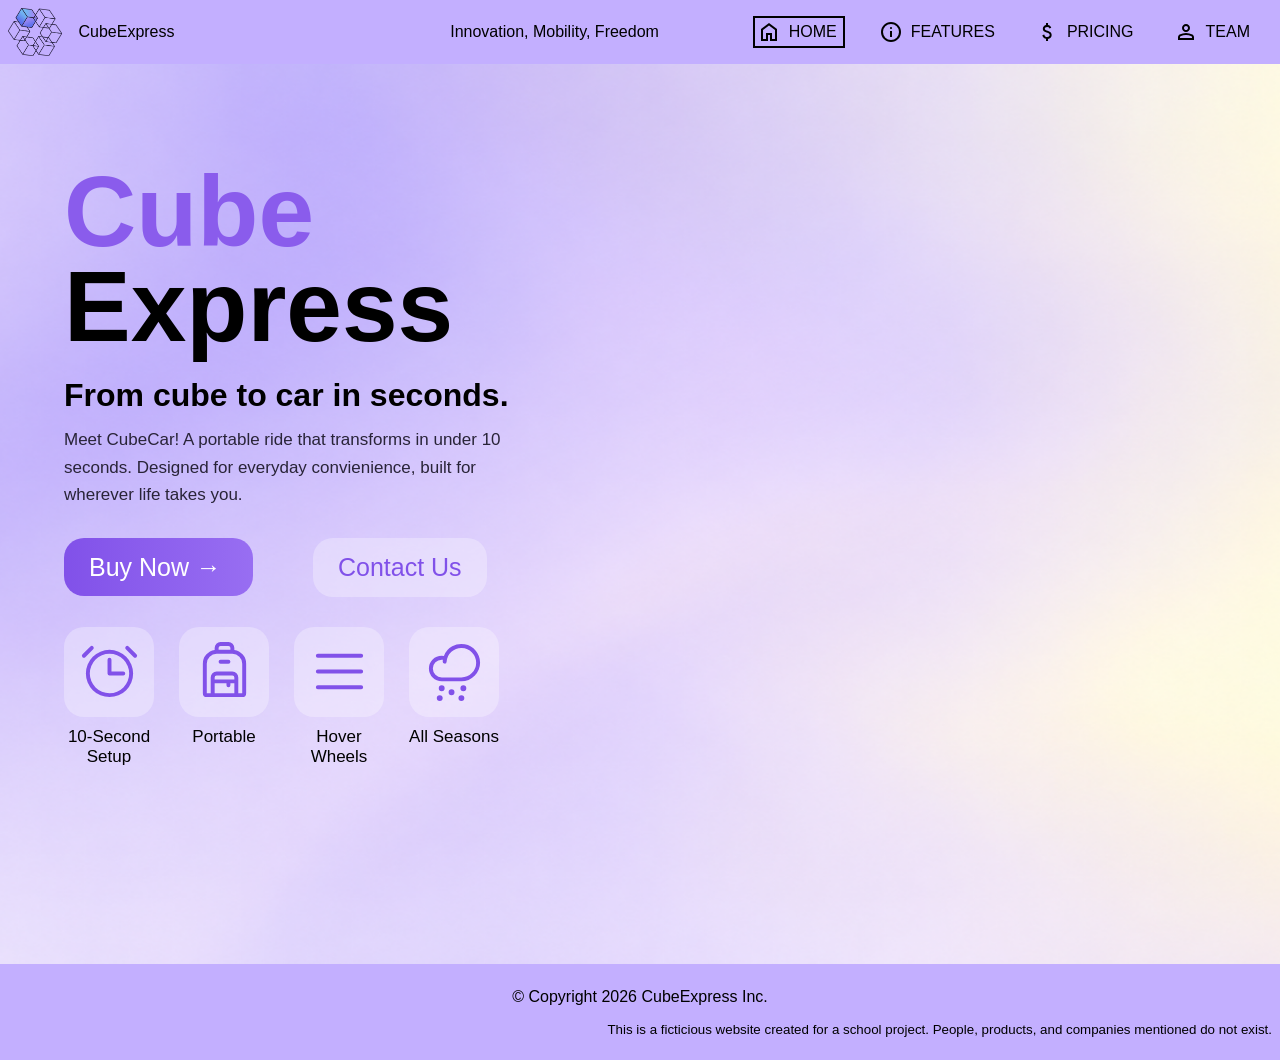
<file: index.html>
<!-- Made By: Christina -->
<!-- 
This is the home page for CubeExpress, 
It has the background image, 
the title, the description, 
the buttons, the four feature boxes, 
and the 3D model. 
-->

<!DOCTYPE html>
<html lang="en">
<script type="module" src="https://cdn.spline.design/@splinetool/viewer@2.0.98/build/spline-viewer.webgpu.js"></script>
<head>
    <meta charset="UTF-8">
    <link rel="stylesheet" href="style.css" />
    <link rel="stylesheet" href="home.css">
    <meta name="viewport" content="width=device-width, initial-scale=1.0">
    <title>CubeExpress - Home Page</title>
</head>
<body>
    <header>
        <a href="index.html" class="logo-holder">
            <img src="img/logo-icon.png" alt="CubeExpress Logo" />
            <span>CubeExpress</span>
        </a>
        <span class="motto">Innovation, Mobility, Freedom</span>
        <nav>
            <a href="index.html" class="current"><img src="img/home.svg" /><span>HOME</span></a>
            <a href="features.html"><img src="img/info.svg"><span>FEATURES</span></a>
            <a href="pricing.html"><img src="img/money.svg"><span>PRICING</span></a>
            <a href="team.html"><img src="img/person.svg"><span>TEAM</span></a>
        </nav>
        
    </header>
    <main>

<!-- This is the title, description and the background image -->
    <div class="image-container"> 
        <img src="img/Dreamy Lavender Cream Gradient.png" alt="Image">
        
        <div class="content">

        <h1 class="cubeexpress">
            <span>Cube</span>
            <span>Express</span>
        </h1>
        
        <div class="description">
            <h2>From cube to car in seconds.</h2>

            <p>
                Meet CubeCar! A portable ride that transforms 
                in under 10 seconds. Designed for everyday 
                convienience, built for wherever life takes you.
            </p>

        </div>

<!-- These are the buttons -->

    <a href="pricing.html" class="button">
        Buy Now → 
    </a>

    <!-- This button ships the user to the contact us page -->  
    <button type="button" class="button1" id="contactBtn">
        Contact Us
    </button>

<!-- These are for the square and the text under them -->
<div class="squares-container">

    <div class="feature">
        <div class="square">
            <img src="img/10Secs.svg" alt="10-Second Setup">
        </div>
        <p>10-Second Setup</p>
    </div>

    <div class="feature">
        <div class="square">
            <img src="img/Portable.svg" alt="Portable">
        </div>
        <p>Portable</p>
    </div>

    <div class="feature">
        <div class="square">
            <img src="img/HoverWheels.svg" alt="Hover Wheels">
        </div>
        <p>Hover Wheels</p>
    </div>

    <div class="feature">
        <div class="square">
            <img src="img/AllSeasons.svg" alt="All Seasons">
        </div>
        <p>All Seasons</p>
    </div>

</div>

        </div>

        <!-- This the 3D Model Container -->
        <div class="spline-container">
            <spline-viewer
                loading="fast"
                url="https://prod.spline.design/xxV0dhOcbFnOfdZ4/scene.splinecode">
            </spline-viewer>
        </div>

    </div>
    </main>

        <!-- Contact Us Popup -->
        <div class="contact-overlay" id="contactModal">

            <div class="contact-container">

                <!-- Close button -->
                <button type="button" class="close-btn" id="closeContact"
                        aria-label="Close contact form">
                    &times;
                </button>

                <h1>Contact Us</h1>

<!--------------Charifa code starts here--------------------------------------------------->
                <form action="https://formspree.io/f/xaeqgjwe" method="POST">

                    <!-- Full name -->
                    <div class="form-group">
                        <label>Full name <span class="required">*</span></label>
                        <div class="name-row">
                            <div class="input-wrapper">
                                <input type="text" name="firstname" required>
                                <span class="sub-label">First</span>
                            </div>
                            <div class="input-wrapper">
                                <input type="text" name="lastname" required>
                                <span class="sub-label">Last</span>
                            </div>
                        </div>
                    </div>

                    <!-- Email -->
                    <div class="form-group">
                        <label>Email <span class="required">*</span></label>
                        <input type="email" name="email" required>
                    </div>

                    <!-- Message -->
                    <div class="form-group">
                        <label>Leave us a few words <span class="required">*</span> </label>
                        <textarea name="message" placeholder="Your message"required></textarea>
                    </div>

                    <button type="submit" class="submit-btn"> Submit </button>
                </form>
            </div>
        </div>

        <!----------------Charif code stops here-->
    <footer>
        <p class="copyright">© Copyright 2026 CubeExpress Inc.</p>
        <p class="disclaimer">This is a ficticious website created for a school project. People, products, and companies mentioned do not exist.</p>
    </footer>

    <!-- JavaScript opens and closes the contact form -->
    <script src="script.js"></script> 
</body>
</html>
</file>
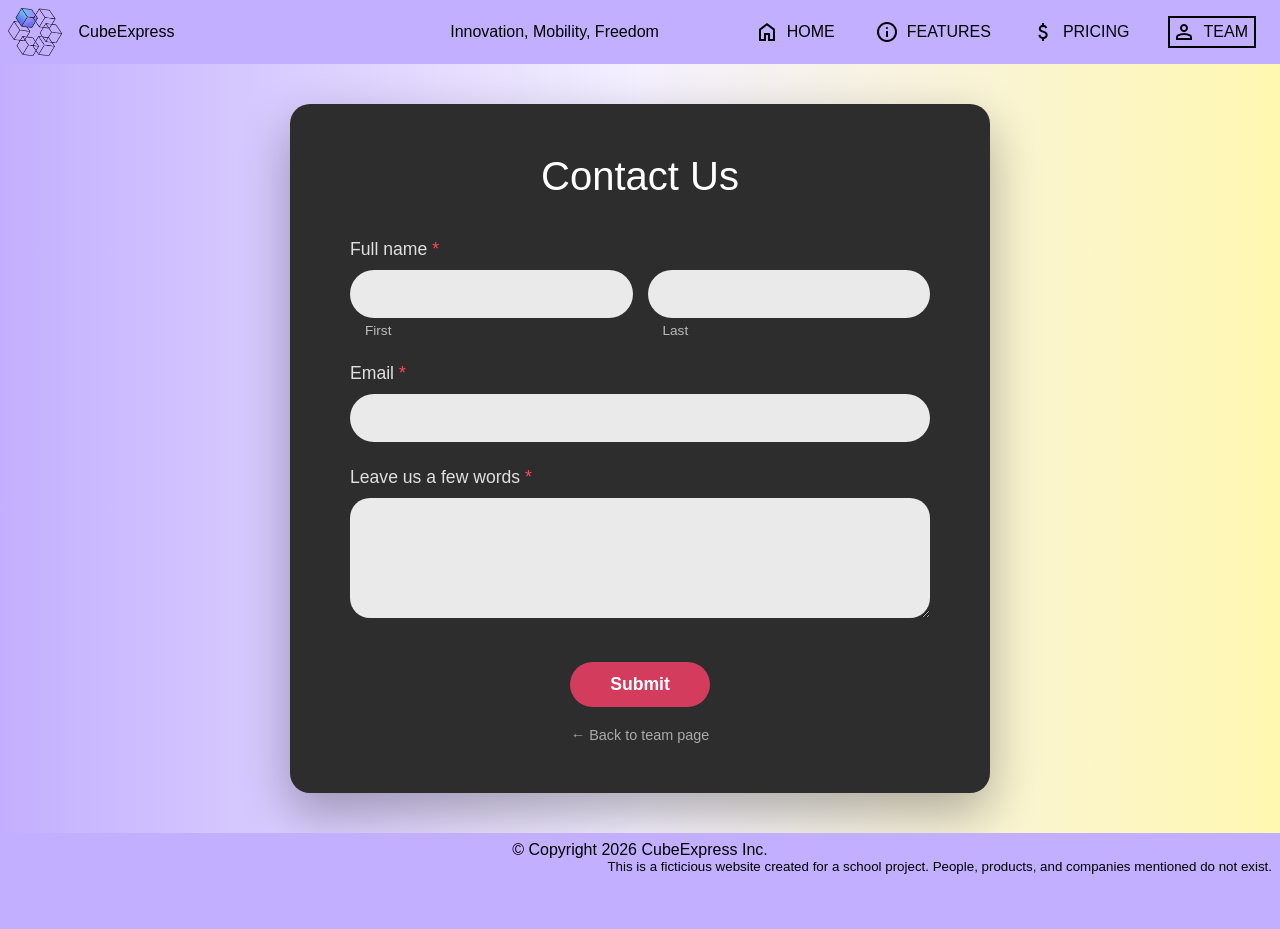
<file: contact.html>
<!DOCTYPE html>
<html lang="fr">
<head>
    <meta charset="UTF-8">
    <meta name="viewport" content="width=device-width, initial-scale=1.0">
    <title>CubeExpress - Contact Us</title>
    <link rel="stylesheet" href="style.css">
    <style>
        /* --- Styles Globaux --- */
        * {
            box-sizing: border-box;
            margin: 0;
            padding: 0;
        }

        /* --- Le Background coloré (comme la page Team) --- */
        main {
            display: flex;
            justify-content: center;
            align-items: center;
            background:  linear-gradient(90deg, #C3AFFF 0%, #F4F0FF 50%, #FFF8B0 100%); 
            padding: 40px 20px;
        }

        /* --- Le conteneur sombre --- */
        .contact-container {
            background-color: #2d2d2d; /* Gris très foncé */
            border-radius: 20px;
            padding: 50px 60px;
            width: 100%;
            max-width: 700px;
            box-shadow: 0 20px 50px rgba(0, 0, 0, 0.3);
            color: #ffffff;
        }

        .contact-container h1 {
            text-align: center;
            font-size: 2.5rem;
            font-weight: 400;
            margin-bottom: 40px;
        }

        /* --- Styles du formulaire --- */
        .form-group {
            margin-bottom: 25px;
        }

        label {
            display: block;
            font-size: 1.1rem;
            margin-bottom: 10px;
            color: #e0e0e0;
        }

        .required {
            color: #ff4757; /* L'étoile rouge */
        }

        /* Conteneur pour le nom (Prénom et Nom côte à côte) */
        .name-row {
            display: flex;
            gap: 15px;
        }

        .input-wrapper {
            flex: 1;
            display: flex;
            flex-direction: column;
        }

        /* --- Les champs de texte --- */
        input[type="text"],
        input[type="email"],
        textarea {
            width: 100%;
            padding: 15px 20px;
            border: none;
            border-radius: 25px; /* Bords très arrondis */
            background-color: #eaeaea; /* Gris clair */
            font-size: 1rem;
            color: #333;
            outline: none;
            transition: box-shadow 0.3s ease;
        }

        input:focus, textarea:focus {
            box-shadow: 0 0 0 3px rgba(255, 255, 255, 0.2);
        }

        textarea {
            border-radius: 20px;
            resize: vertical; /* Permet de tirer pour agrandir */
            min-height: 120px;
        }

        /* --- Petits textes sous les champs --- */
        .sub-label {
            font-size: 0.85rem;
            color: #bbb;
            margin-top: 5px;
            margin-left: 15px;
        }

        /* --- Le bouton Submit --- */
        .submit-btn {
            display: block;
            margin: 40px auto 20px auto;
            padding: 12px 40px;
            background-color: #d33c5c; /* Le rose/rouge du bouton */
            color: white;
            border: none;
            border-radius: 30px;
            font-size: 1.1rem;
            font-weight: 600;
            cursor: pointer;
            transition: background-color 0.3s ease, transform 0.2s ease;
        }

        .submit-btn:hover {
            background-color: #b02a46;
            transform: scale(1.05);
        }

        /* --- Bouton retour à l'équipe --- */
        .back-link {
            display: block;
            text-align: center;
            color: #aaa;
            text-decoration: none;
            font-size: 0.9rem;
            margin-top: 20px;
            transition: color 0.3s;
        }

        .back-link:hover {
            color: #fff;
        }

        /* --- Responsive (Mobile) --- */
        @media (max-width: 600px) {
            .contact-container {
                padding: 30px 20px;
            }
            .name-row {
                flex-direction: column;
                gap: 0;
            }
            .input-wrapper {
                margin-bottom: 15px;
            }
        }
    </style>
</head>
<body>
    <header>
        <a href="index.html" class="logo-holder">
            <img src="img/logo-icon.png" alt="CubeExpress Logo" />
            <span>CubeExpress</span>
        </a>
        <span class="motto">Innovation, Mobility, Freedom</span>
        <nav>
            <a href="index.html""><img src="img/home.svg" /><span>HOME</span></a>
            <a href="features.html"><img src="img/info.svg"><span>FEATURES</span></a>
            <a href="pricing.html"><img src="img/money.svg"><span>PRICING</span></a>
            <a href="team.html" class="current"><img src="img/person.svg"><span>TEAM</span></a>
        </nav>
    </header>
    <main>
        <div class="contact-container">
            <h1>Contact Us</h1>

            <form action="https://formspree.io/f/xaeqgjwe" method="POST">
                <!-- Champ Nom -->
                <div class="form-group">
                    <label>Full name <span class="required">*</span></label>
                    <div class="name-row">
                        <div class="input-wrapper">
                            <input type="text" name="firstname" required>
                            <span class="sub-label">First</span>
                        </div>
                        <div class="input-wrapper">
                            <input type="text" name="lastname" required>
                            <span class="sub-label">Last</span>
                        </div>
                    </div>
                </div>

                <!-- Champ Email -->
                <div class="form-group">
                    <label>Email <span class="required">*</span></label>
                    <input type="email" name="email" required>
                </div>

                <!-- Champ Message -->
                <div class="form-group">
                    <label>Leave us a few words <span class="required">*</span></label>
                    <textarea name="message" required></textarea>
                </div>

                <!-- Bouton Envoyer -->
                <button type="submit" class="submit-btn">Submit</button>
            </form>

            <!-- Lien pour revenir à la page de l'équipe -->
            <a href="team.html" class="back-link">← Back to team page</a>
        </div>
    </main>
    <footer>
        <p class="copyright">© Copyright 2026 CubeExpress Inc.</p>
        <p class="disclaimer">This is a ficticious website created for a school project. People, products, and companies mentioned do not exist.</p>
    </footer>
</body>
</html>
</file>
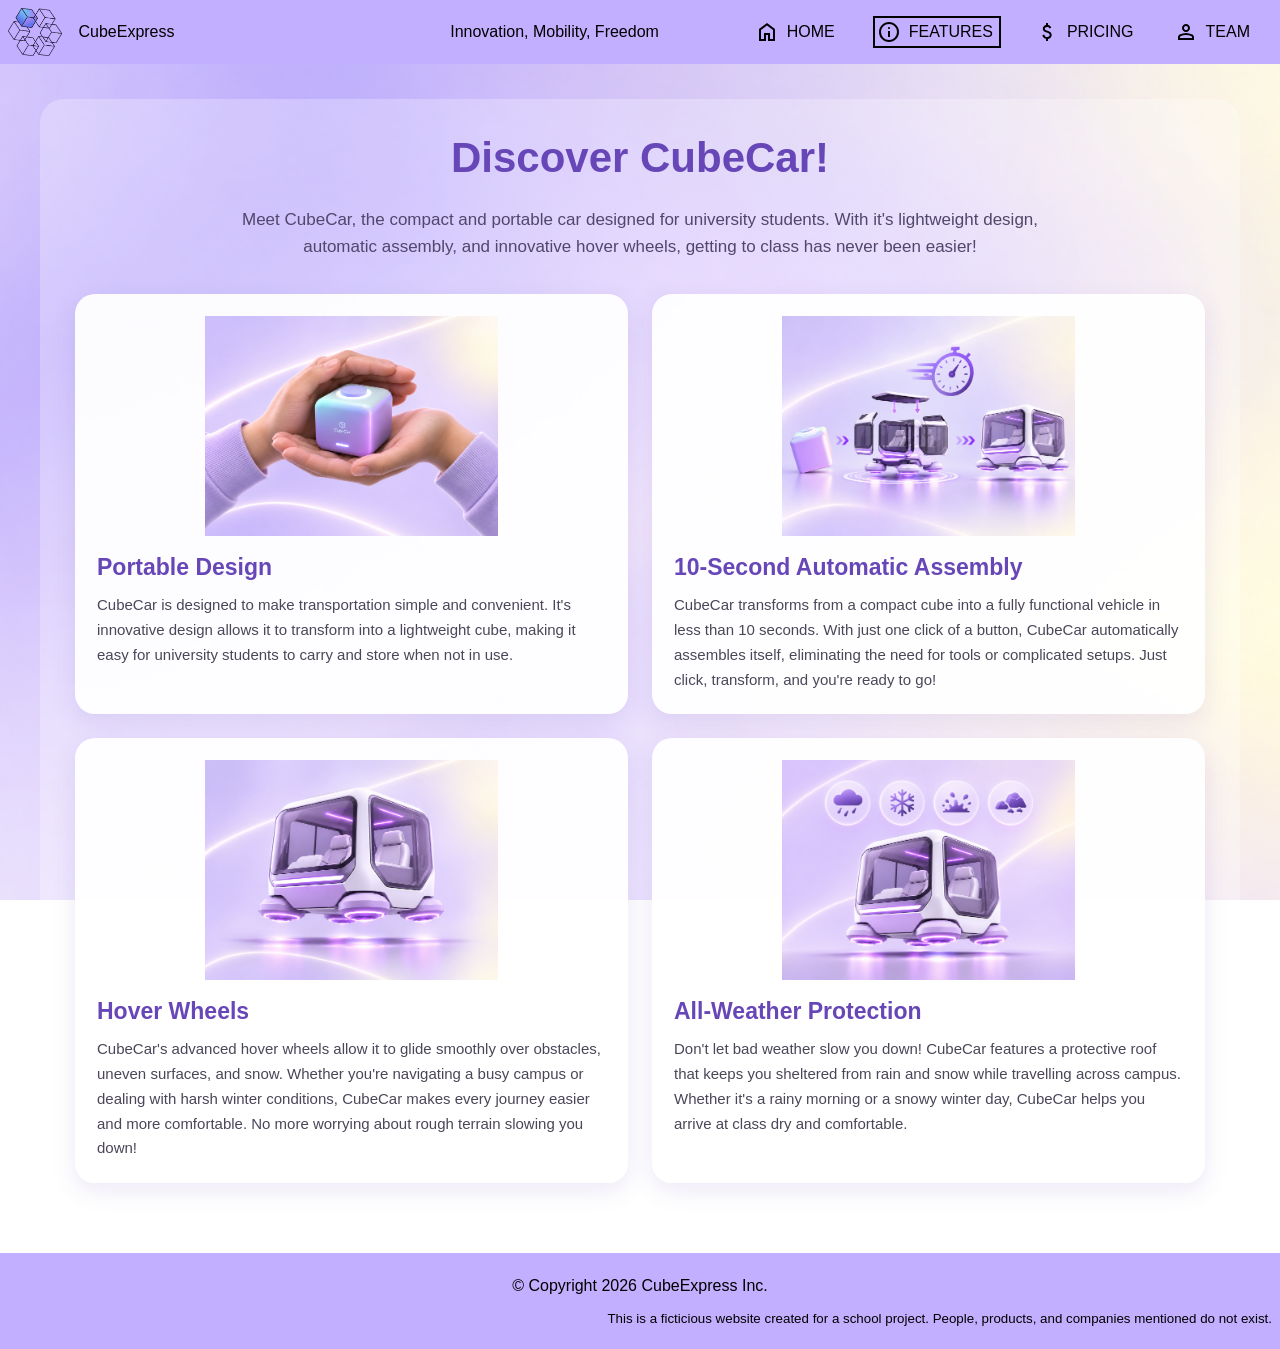
<file: features.html>
<!DOCTYPE html>
<html>
    <head>
        <title>CubeExpress - CubeCar Features</title>
        <link rel="stylesheet" href="style.css" />
    </head>
    <body class="features-page"> 
        <header>
            <a href="index.html" class="logo-holder">
                <img src="img/logo-icon.png" alt="CubeExpress Logo" />
                <span>CubeExpress</span>
            </a>
            <span class="motto">Innovation, Mobility, Freedom</span>
            <nav>
                <a href="index.html"><img src="img/home.svg" /><span>HOME</span></a>
                <a href="features.html" class="current"><img src="img/info.svg"><span>FEATURES</span></a>
                <a href="pricing.html"><img src="img/money.svg"><span>PRICING</span></a>
                <a href="team.html"><img src="img/person.svg"><span>TEAM</span></a>
            </nav>
        </header>
        <main>
            <h1>Discover CubeCar!</h1>
            <p>
                Meet CubeCar, the compact and portable car designed 
                for university students. With it's lightweight design,
                automatic assembly, and innovative hover wheels, getting 
                to class has never been easier!
            </p>
        <section class="feature-card">
            <div class="feature-text">
            <h2>Portable Design</h2>
            <p>
                CubeCar is designed to make transportation simple and convenient.
                It's innovative design allows it to transform into a lightweight
                cube, making it easy for university students to carry and store when not in use.
            </p>
            </div>
            <div class="feature-image">
                <img src="img/Holding cube.png" alt="Portable Design">
            </div>
        </section>
        <section class="feature-card">
            <div class="feature-image">
                <img src="img/cube transforming.png" alt="10-Second Automatic Assembly">
            </div>
            <div class="feature-text">
            <h2>10-Second Automatic Assembly</h2>
            <p>
                CubeCar transforms from a compact cube into a fully functional
                vehicle in less than 10 seconds. With just one click of a button,
                CubeCar automatically assembles itself, eliminating the need for 
                tools or complicated setups. Just click, transform, and you're ready to go!
            </p>
            </div>
        </section>
        <section class="feature-card">
            <div class="feature-text">
            <h2>Hover Wheels</h2>
            <p>
                CubeCar's advanced hover wheels allow it to glide smoothly over obstacles,
                uneven surfaces, and snow. Whether you're navigating a busy campus or dealing
                with harsh winter conditions, CubeCar makes every journey easier and more
                comfortable. No more worrying about rough terrain slowing you down!
            </p>
            </div>
            <div class="feature-image">
                <img src="img/hovering cube.png" alt="Hover Wheels">
            </div>
        </section>
        <section class="feature-card">
            <div class="feature-image">
                <img src="img/weather car.png" alt="All-Weather Protection">
            </div>
            <div class="feature-text">
            <h2>All-Weather Protection</h2>
            <p>
                Don't let bad weather slow you down! CubeCar features a protective roof 
                that keeps you sheltered from rain and snow while travelling across 
                campus. Whether it's a rainy morning or a snowy winter day, CubeCar 
                helps you arrive at class dry and comfortable.
            </p>
            </div>
        </section>
        </main>
        <footer>
            <p class="copyright">© Copyright 2026 CubeExpress Inc.</p>
            <p class="disclaimer">This is a ficticious website created for a school project. People, products, and companies mentioned do not exist.</p>
        </footer>
    </body>
</html>
</file>
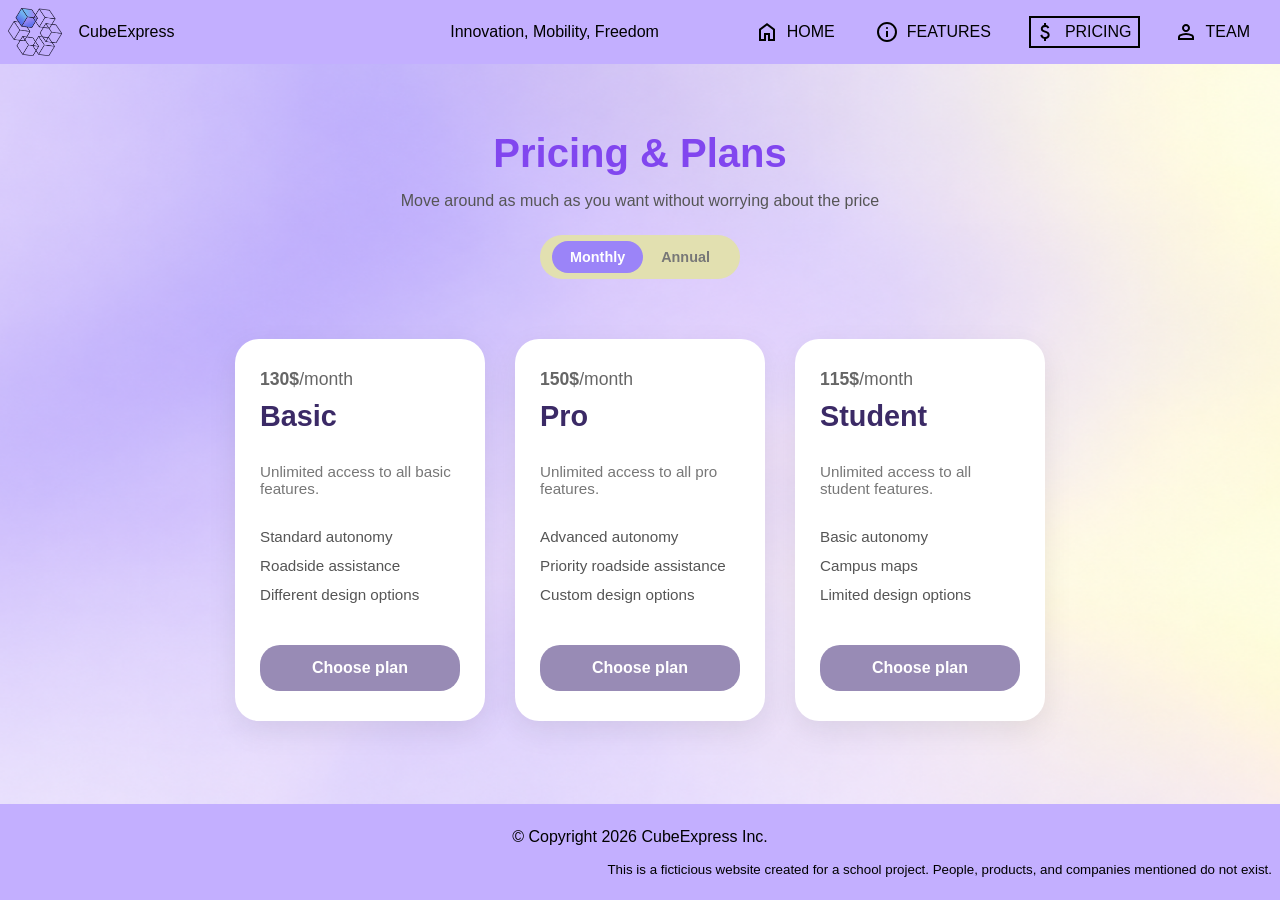
<file: pricing.html>
<!DOCTYPE html>
<html lang="en">
    <head>
        <meta charset="UTF-8">
        <meta name="viewport" content="width=device-width, initial-scale=1.0">
        <title>CubeExpress - Pricing & Plans</title>
        <link rel="stylesheet" href="style.css">
        <link rel="stylesheet" href="pricing.css">
    </head>
    <body>
        <header>
            <a href="index.html" class="logo-holder">
                <img src="img/logo-icon.png" alt="CubeExpress Logo" />
                <span>CubeExpress</span>
            </a>
            <span class="motto">Innovation, Mobility, Freedom</span>
            <nav>
                <a href="index.html"><img src="img/home.svg" /><span>HOME</span></a>
                <a href="features.html"><img src="img/info.svg"><span>FEATURES</span></a>
                <a href="pricing.html" class="current"><img src="img/money.svg"><span>PRICING</span></a>
                <a href="team.html"><img src="img/person.svg"><span>TEAM</span></a>
            </nav>
        </header>
        <main>
            <div class="pricing-container">
                <div class="pricing-header">
                    <h1>Pricing & Plans</h1>
                    <p>Move around as much as you want without worrying about the price</p>
                    
                    <!-- Monthly/Annual Selector -->
                    <div class="toggle-container">
                          <span class="toggle-button monthly">Monthly</span>
                          <span class="toggle-button annual">Annual</span>
                    </div>

                 </div>
                <!-- Rate card grid-->
                 <div class="pricing-grid">

                    <!--Basic Card-->
                    <div class="pricing-card">
                        <div class="price"><strong>130$</strong>/month</div>
                        <h2>Basic</h2>
                        <p class="description">Unlimited access to all basic features.</p>
                        <ul class="features">
                            <li> Standard autonomy </li>
                            <li> Roadside assistance</li>
                            <li> Different design options </li>
                        </ul>
                        <button class="btn">Choose plan</button>

                    </div>
                    <!--Pro Card-->
                    <div class="pricing-card">
                        <div class="price"><strong>150$</strong>/month</div>
                        <h2>Pro</h2>
                        <p class="description">Unlimited access to all pro features.</p>
                        <ul class="features">
                            <li> Advanced autonomy </li>
                            <li> Priority roadside assistance</li>
                            <li> Custom design options </li>
                        </ul>
                        <button class="btn">Choose plan</button>
                    </div>
                    <!--Student Card-->
                    <div class="pricing-card">
                        <div class="price"><strong>115$</strong>/month</div>
                        <h2>Student</h2>
                        <p class="description">Unlimited access to all student features.</p>
                        <ul class="features">
                            <li> Basic autonomy </li>
                            <li> Campus maps </li>
                            <li> Limited design options </li>
                        </ul>
                        <button class="btn">Choose plan</button>
                    </div>

                </div>
            </div>
        </main>
        <footer>
            <p class="copyright">© Copyright 2026 CubeExpress Inc.</p>
            <p class="disclaimer">This is a ficticious website created for a school project. People, products, and companies mentioned do not exist.</p>
        </footer>
    </body>
</html>
</file>
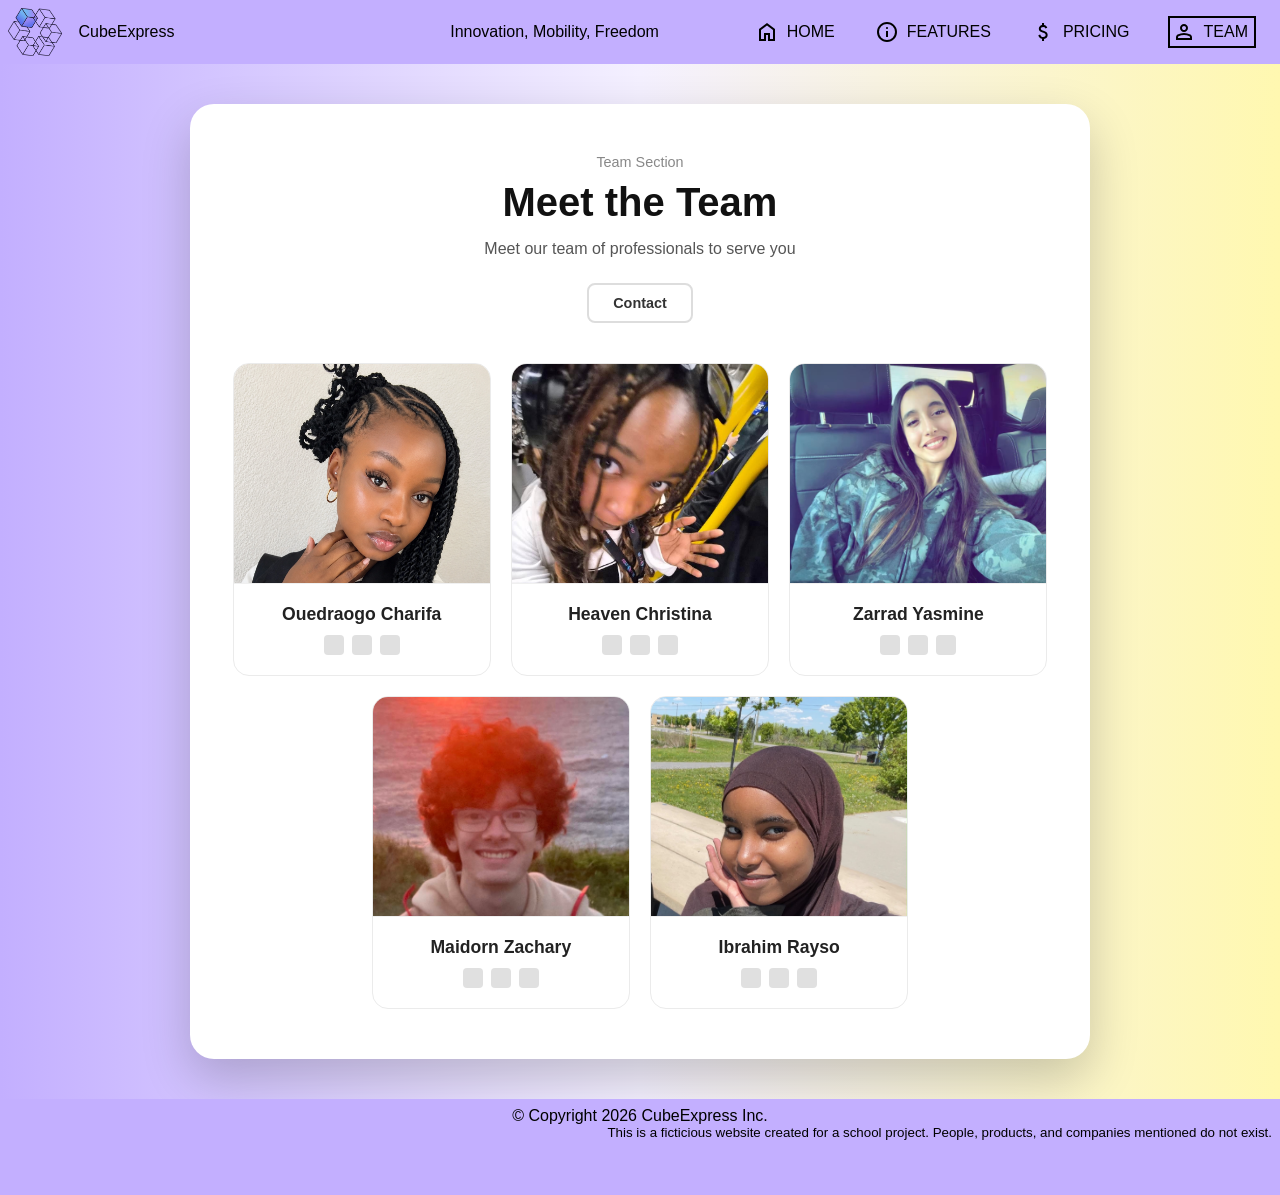
<file: team.html>
<!DOCTYPE html>
<html lang="fr">
<head>
    <meta charset="UTF-8">
    <meta name="viewport" content="width=device-width, initial-scale=1.0">
    <title>CubeExpress - Meet the Team</title>
    <link rel="stylesheet" href="style.css">
    <style>
       
        * {
            box-sizing: border-box;
            margin: 0;
            padding: 0;
        }

       
        main {
            display: flex;
            justify-content: center;
            align-items: center;
            background:  linear-gradient(90deg, #C3AFFF 0%, #F4F0FF 50%, #FFF8B0 100%); 
            padding: 40px 20px;
        }

        
        .team-container {
            background-color: #ffffff;
            border-radius: 24px;
            padding: 50px 40px;
            max-width: 900px; /* Ajusté pour que 3 cartes rentrent bien */
            width: 100%;
            box-shadow: 0 20px 50px rgba(0, 0, 0, 0.2);
            text-align: center;
        }

       
        .header-section {
            margin-bottom: 40px;
        }

        .header-section .subtitle {
            font-size: 0.9rem;
            color: #888;
            margin-bottom: 10px;
        }

        .header-section h1 {
            font-size: 2.5rem;
            color: #111;
            margin-bottom: 15px;
            font-weight: 700;
        }

        .header-section p {
            font-size: 1rem;
            color: #555;
            margin-bottom: 25px;
        }

        /* --- Boutons --- */
        .buttons {
            display: flex;
            justify-content: center;
            gap: 15px;
        }

        .btn {
            padding: 10px 24px;
            border-radius: 8px;
            font-size: 0.9rem;
            font-weight: 600;
            cursor: pointer;
            text-decoration: none;
            transition: all 0.3s ease;
        }

        .btn-primary {
            background-color: #2b0b98;
            color: white;
            border: 2px solid #2b0b98;
        }

        .btn-primary:hover {
            background-color: #1a0563;
        }

        .btn-secondary {
            background-color: transparent;
            color: #333;
            border: 2px solid #ddd;
        }

        .btn-secondary:hover {
            border-color: #999;
        }

        
        .team-grid {
            display: flex;
            flex-wrap: wrap;
            justify-content: center;
            gap: 20px;
        }

       
        .member-card {
            background-color: #fff;
            border: 1px solid #ebebeb;
            border-radius: 16px;
            overflow: hidden;
            display: flex;
            flex-direction: column;
            transition: transform 0.3s ease, box-shadow 0.3s ease;
            
           
            width: calc(33.333% - 15px);
            min-width: 220px;
        }

        .member-card:hover {
            transform: translateY(-5px);
            box-shadow: 0 10px 20px rgba(0,0,0,0.08);
        }

        
        .member-card img {
            width: 100%;
            height: 220px;
            object-fit: cover;
            object-position: top; 
            border-bottom: 1px solid #f0f0f0;
        }

        
        .placeholder-img {
            width: 100%;
            height: 220px;
            background-color: #f0f0f0;
            display: flex;
            justify-content: center;
            align-items: center;
            color: #aaa;
            font-size: 2rem;
            border-bottom: 1px solid #e0e0e0;
        }

        
        .member-info {
            padding: 20px 15px;
            display: flex;
            flex-direction: column;
            flex-grow: 1;
            justify-content: center;
        }

        .member-info h3 {
            font-size: 1.1rem;
            color: #222;
            margin-bottom: 10px;
            font-weight: 600;
        }

        
        .social-icons {
            display: flex;
            justify-content: center;
            gap: 8px;
            margin-top: auto;
        }

        .social-icons .icon {
            width: 20px;
            height: 20px;
            background-color: #e0e0e0;
            border-radius: 4px;
            display: inline-block;
        }

        
        @media (max-width: 850px) {
            .member-card {
                width: calc(50% - 10px); 
            }
        }

        @media (max-width: 550px) {
            .member-card {
                width: 100%; 
            }
            .team-container {
                padding: 30px 20px;
            }
            .header-section h1 {
                font-size: 2rem;
            }
        }
    </style>
</head>
<body>
    <header>
        <a href="index.html" class="logo-holder">
            <img src="img/logo-icon.png" alt="CubeExpress Logo" />
            <span>CubeExpress</span>
        </a>
        <span class="motto">Innovation, Mobility, Freedom</span>
        <nav>
            <a href="index.html""><img src="img/home.svg" /><span>HOME</span></a>
            <a href="features.html"><img src="img/info.svg"><span>FEATURES</span></a>
            <a href="pricing.html"><img src="img/money.svg"><span>PRICING</span></a>
            <a href="team.html" class="current"><img src="img/person.svg"><span>TEAM</span></a>
        </nav>
    </header>
    <main>
        <div class="team-container">
            
            <!-- En-tête -->
            <div class="header-section">
                <div class="subtitle">Team Section</div>
                <h1>Meet the Team</h1>
                <p>Meet our team of professionals to serve you</p>
                
                <div class="buttons">
                    <!--<a href="About us.html" class="btn btn-primary">About us</a>-->
                    <a href="contact.html" class="btn btn-secondary">Contact</a>
                </div>
            </div>

            <!-- Grille des membres -->
            <div class="team-grid">

            

                
                <div class="member-card">
                      <img src="img/photo2.jpg">
                    <div class="member-info">
                        <h3> Ouedraogo Charifa</h3>
                        <div class="social-icons"><span class="icon"></span><span class="icon"></span><span class="icon"></span></div>
                    </div>
                </div>

                
                <div class="member-card">
                    <img src="img/Christina.jpg">
                    <div class="member-info">
                        <h3>Heaven Christina</h3>
                        <div class="social-icons"><span class="icon"></span><span class="icon"></span><span class="icon"></span></div>
                    </div>
                </div>

                
                <div class="member-card">
                    <img  src="img/Yasmine.jpg">
                    <div class="member-info">
                        <h3>Zarrad Yasmine</h3>
                        <div class="social-icons"><span class="icon"></span><span class="icon"></span><span class="icon"></span></div>
                    </div>
                </div>

                
                <div class="member-card">
                    <img  src="img/Zackary1.jpg">
                    <div class="member-info">
                        <h3>Maidorn Zachary</h3>
                        <div class="social-icons"><span class="icon"></span><span class="icon"></span><span class="icon"></span></div>
                    </div>
                </div>

                
                <div class="member-card">
                    <img src="img/Raiso.jpg">
                    <div class="member-info">
                        
                        <h3>Ibrahim Rayso</h3>
                        <div class="social-icons"><span class="icon"></span><span class="icon"></span><span class="icon"></span></div>
                    </div>
                </div>

            </div>
        </div>
    </main>
    <footer>
        <p class="copyright">© Copyright 2026 CubeExpress Inc.</p>
        <p class="disclaimer">This is a ficticious website created for a school project. People, products, and companies mentioned do not exist.</p>
    </footer>
</body>
</html>
</file>
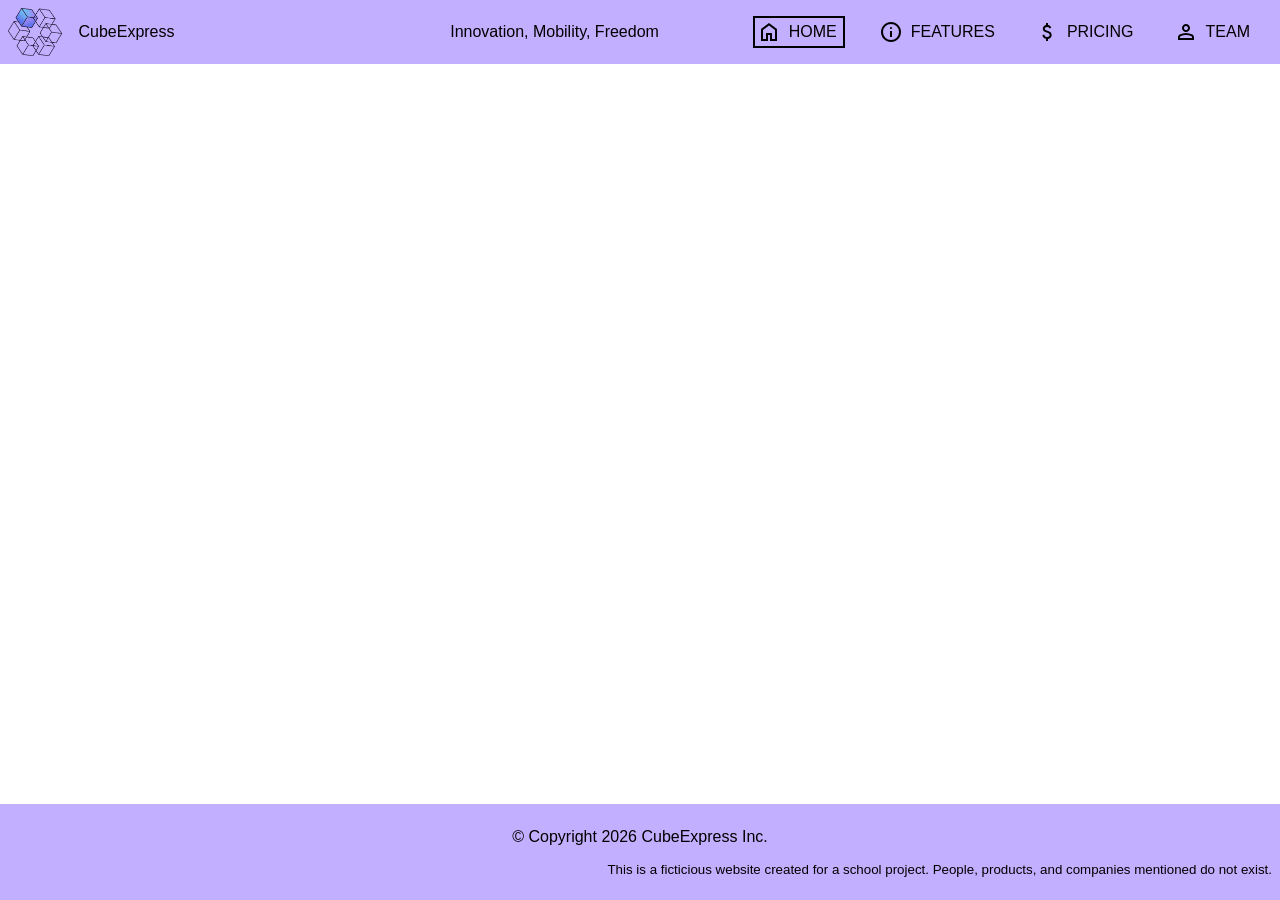
<file: template.html>
<!DOCTYPE html>
<html>
    <head>
        <title>CubeExpress</title>
        <link rel="stylesheet" href="style.css" />
    </head>
    <body>
        <header>
            <a href="index.html" class="logo-holder">
                <img src="img/logo-icon.png" alt="CubeExpress Logo" />
                <span>CubeExpress</span>
            </a>
            <span class="motto">Innovation, Mobility, Freedom</span>
            <nav>
                <a href="index.html" class="current"><img src="img/home.svg" /><span>HOME</span></a>
                <a href="features.html"><img src="img/info.svg"><span>FEATURES</span></a>
                <a href="pricing.html"><img src="img/money.svg"><span>PRICING</span></a>
                <a href="team.html"><img src="img/person.svg"><span>TEAM</span></a>
            </nav>
        </header>
        <main>
            <!-- Insert page content here -->
        </main>
        <footer>
            <p class="copyright">© Copyright 2026 CubeExpress Inc.</p>
            <p class="disclaimer">This is a ficticious website created for a school project. People, products, and companies mentioned do not exist.</p>
        </footer>
    </body>
</html>
</file>
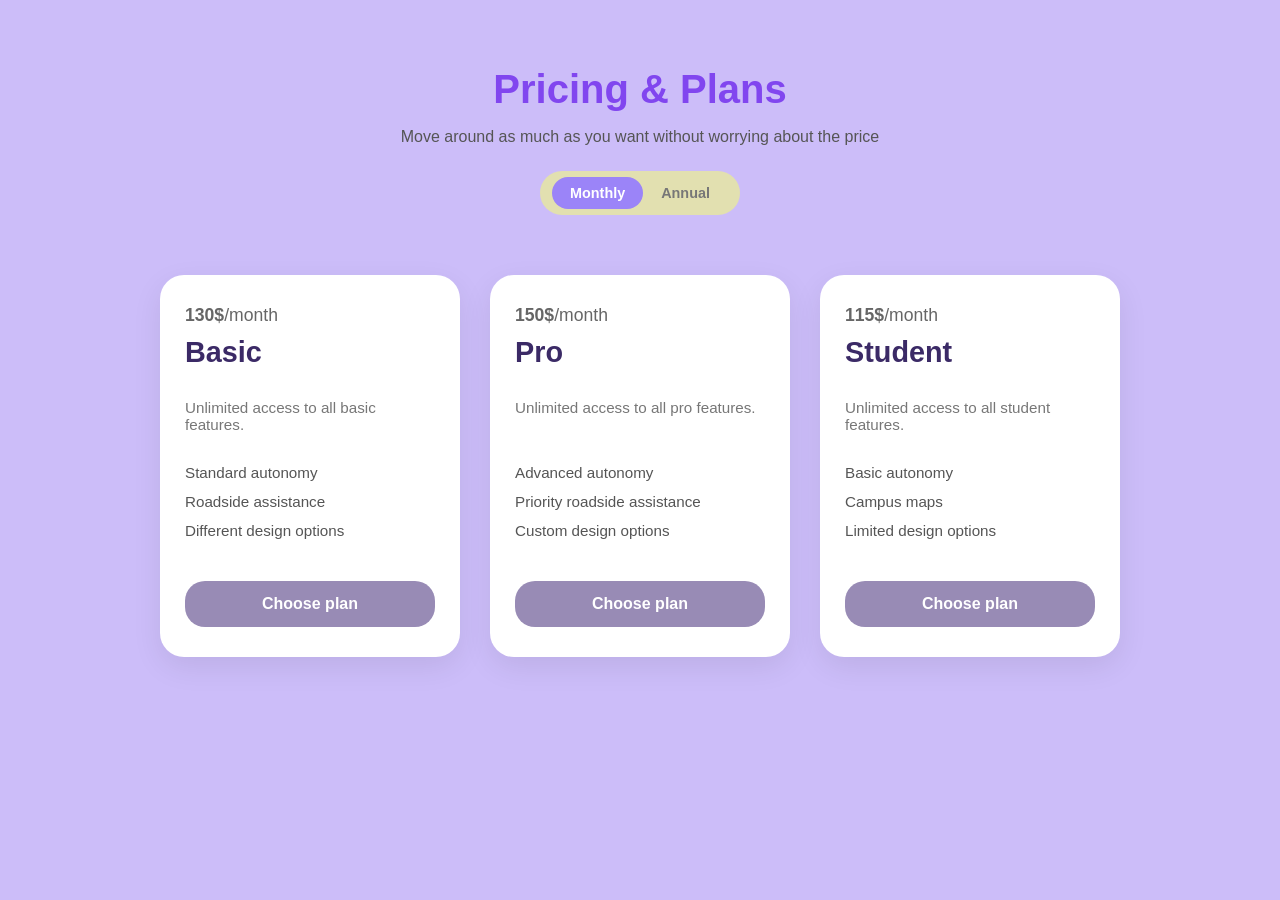
<file: Price/Price page.html>
<!DOCTYPE html>
<html lang="en">
    <head>
        <meta charset="UTF-8">
        <meta name="viewport" content="width=device-width, initial-scale=1.0">
        <title>Pricing & Plans</title>
        <link rel="stylesheet" href="../Price.css">
    </head>
    <body > 
        <div class="pricing-container">
            <header class="pricing-header">
                <h1>Pricing & Plans</h1>
                <p>Move around as much as you want without worrying about the price</p>
                
                <!-- Monthly/Annual Selector -->
                <div class="toggle-container">
                      <span class="toggle-button monthly">Monthly</span>
                      <span class="toggle-button annual">Annual</span>
                </div>

             </header>
        <!-- Rate card grid-->
         <div class="pricing-grid">

            <!--Basic Card-->
            <div class="pricing-card">
                <div class="price"><strong>130$</strong>/month</div>
                <h2>Basic</h2>
                <p class="description">Unlimited access to all basic features.</p>
                <ul class="features">
                    <li> Standard autonomy </li>
                    <li> Roadside assistance</li>
                    <li> Different design options </li>
                </ul>
                <button class="btn">Choose plan</button>

            </div>
            <!--Pro Card-->
            <div class="pricing-card">
                <div class="price"><strong>150$</strong>/month</div>
                <h2>Pro</h2>
                <p class="description">Unlimited access to all pro features.</p>
                <ul class="features">
                    <li> Advanced autonomy </li>
                    <li> Priority roadside assistance</li>
                    <li> Custom design options </li>
                </ul>
                <button class="btn">Choose plan</button>
            </div>
            <!--Student Card-->
            <div class="pricing-card">
                <div class="price"><strong>115$</strong>/month</div>
                <h2>Student</h2>
                <p class="description">Unlimited access to all student features.</p>
                <ul class="features">
                    <li> Basic autonomy </li>
                    <li> Campus maps </li>
                    <li> Limited design options </li>
                </ul>
                <button class="btn">Choose plan</button>
            </div>

        </div>
    </div>

</body>
</html>
</file>
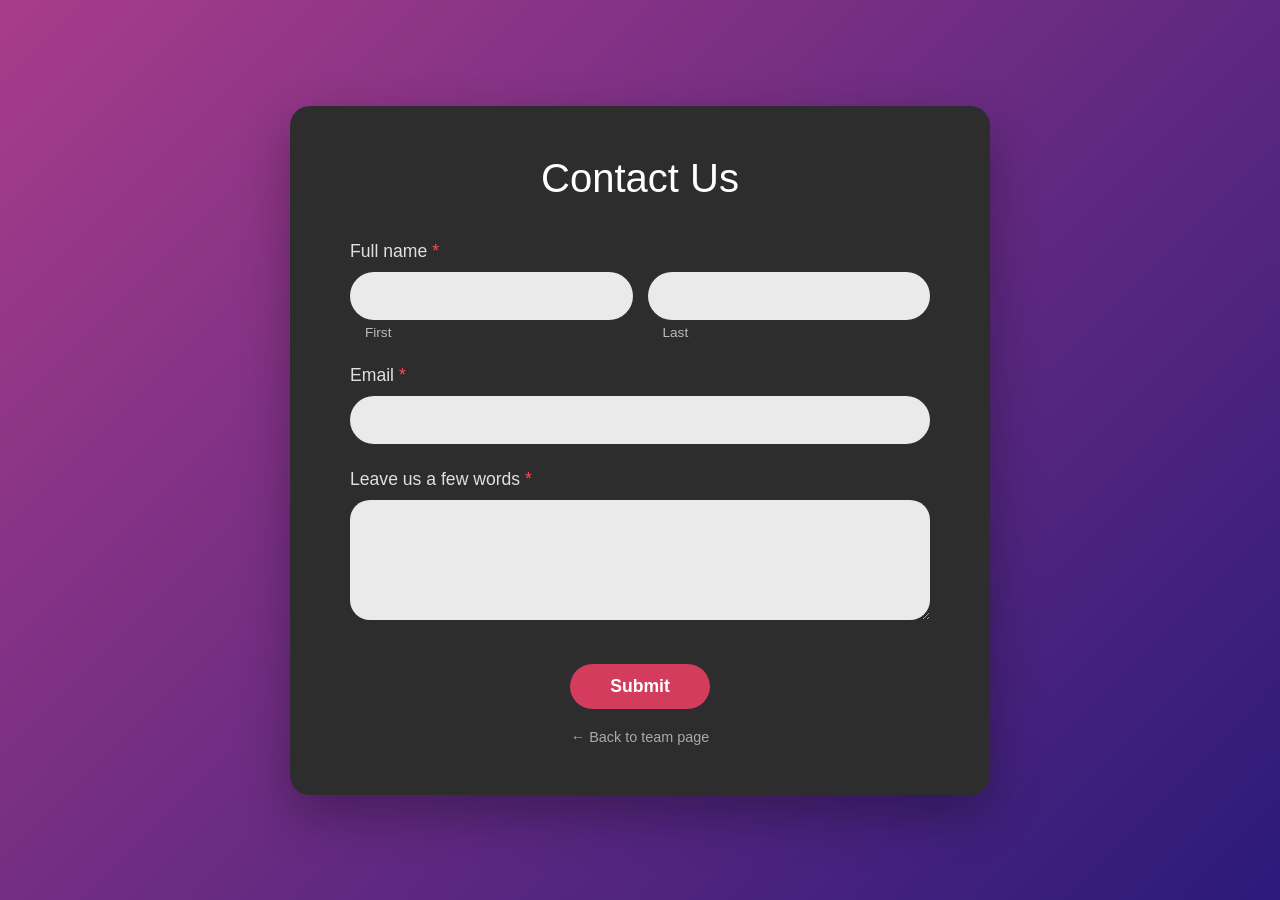
<file: team/contact.html>
<!DOCTYPE html>
<html lang="fr">
<head>
    <meta charset="UTF-8">
    <meta name="viewport" content="width=device-width, initial-scale=1.0">
    <title>Contact Us</title>
    <style>
        /* --- Styles Globaux --- */
        * {
            box-sizing: border-box;
            margin: 0;
            padding: 0;
            font-family: 'Segoe UI', Tahoma, Geneva, Verdana, sans-serif;
        }

        /* --- Le Background coloré (comme la page Team) --- */
        body {
            min-height: 100vh;
            display: flex;
            justify-content: center;
            align-items: center;
            background: linear-gradient(135deg, #a83c8a 0%, #2b1a7a 100%); /* Dégradé violet/rose */
            padding: 40px 20px;
        }

        /* --- Le conteneur sombre --- */
        .contact-container {
            background-color: #2d2d2d; /* Gris très foncé */
            border-radius: 20px;
            padding: 50px 60px;
            width: 100%;
            max-width: 700px;
            box-shadow: 0 20px 50px rgba(0, 0, 0, 0.3);
            color: #ffffff;
        }

        .contact-container h1 {
            text-align: center;
            font-size: 2.5rem;
            font-weight: 400;
            margin-bottom: 40px;
        }

        /* --- Styles du formulaire --- */
        .form-group {
            margin-bottom: 25px;
        }

        label {
            display: block;
            font-size: 1.1rem;
            margin-bottom: 10px;
            color: #e0e0e0;
        }

        .required {
            color: #ff4757; /* L'étoile rouge */
        }

        /* Conteneur pour le nom (Prénom et Nom côte à côte) */
        .name-row {
            display: flex;
            gap: 15px;
        }

        .input-wrapper {
            flex: 1;
            display: flex;
            flex-direction: column;
        }

        /* --- Les champs de texte --- */
        input[type="text"],
        input[type="email"],
        textarea {
            width: 100%;
            padding: 15px 20px;
            border: none;
            border-radius: 25px; /* Bords très arrondis */
            background-color: #eaeaea; /* Gris clair */
            font-size: 1rem;
            color: #333;
            outline: none;
            transition: box-shadow 0.3s ease;
        }

        input:focus, textarea:focus {
            box-shadow: 0 0 0 3px rgba(255, 255, 255, 0.2);
        }

        textarea {
            border-radius: 20px;
            resize: vertical; /* Permet de tirer pour agrandir */
            min-height: 120px;
        }

        /* --- Petits textes sous les champs --- */
        .sub-label {
            font-size: 0.85rem;
            color: #bbb;
            margin-top: 5px;
            margin-left: 15px;
        }

        /* --- Le bouton Submit --- */
        .submit-btn {
            display: block;
            margin: 40px auto 20px auto;
            padding: 12px 40px;
            background-color: #d33c5c; /* Le rose/rouge du bouton */
            color: white;
            border: none;
            border-radius: 30px;
            font-size: 1.1rem;
            font-weight: 600;
            cursor: pointer;
            transition: background-color 0.3s ease, transform 0.2s ease;
        }

        .submit-btn:hover {
            background-color: #b02a46;
            transform: scale(1.05);
        }

        /* --- Bouton retour à l'équipe --- */
        .back-link {
            display: block;
            text-align: center;
            color: #aaa;
            text-decoration: none;
            font-size: 0.9rem;
            margin-top: 20px;
            transition: color 0.3s;
        }

        .back-link:hover {
            color: #fff;
        }

        /* --- Responsive (Mobile) --- */
        @media (max-width: 600px) {
            .contact-container {
                padding: 30px 20px;
            }
            .name-row {
                flex-direction: column;
                gap: 0;
            }
            .input-wrapper {
                margin-bottom: 15px;
            }
        }
    </style>
</head>
<body>

    <div class="contact-container">
        <h1>Contact Us</h1>

        <form action="https://formspree.io/f/xaeqgjwe" method="POST">
            <!-- Champ Nom -->
            <div class="form-group">
                <label>Full name <span class="required">*</span></label>
                <div class="name-row">
                    <div class="input-wrapper">
                        <input type="text" name="firstname" required>
                        <span class="sub-label">First</span>
                    </div>
                    <div class="input-wrapper">
                        <input type="text" name="lastname" required>
                        <span class="sub-label">Last</span>
                    </div>
                </div>
            </div>

            <!-- Champ Email -->
            <div class="form-group">
                <label>Email <span class="required">*</span></label>
                <input type="email" name="email" required>
            </div>

            <!-- Champ Message -->
            <div class="form-group">
                <label>Leave us a few words <span class="required">*</span></label>
                <textarea name="message" required></textarea>
            </div>

            <!-- Bouton Envoyer -->
            <button type="submit" class="submit-btn">Submit</button>
        </form>

        <!-- Lien pour revenir à la page de l'équipe -->
        <a href="team.html" class="back-link">← Back to team page</a>
    </div>

</body>
</html>
</file>
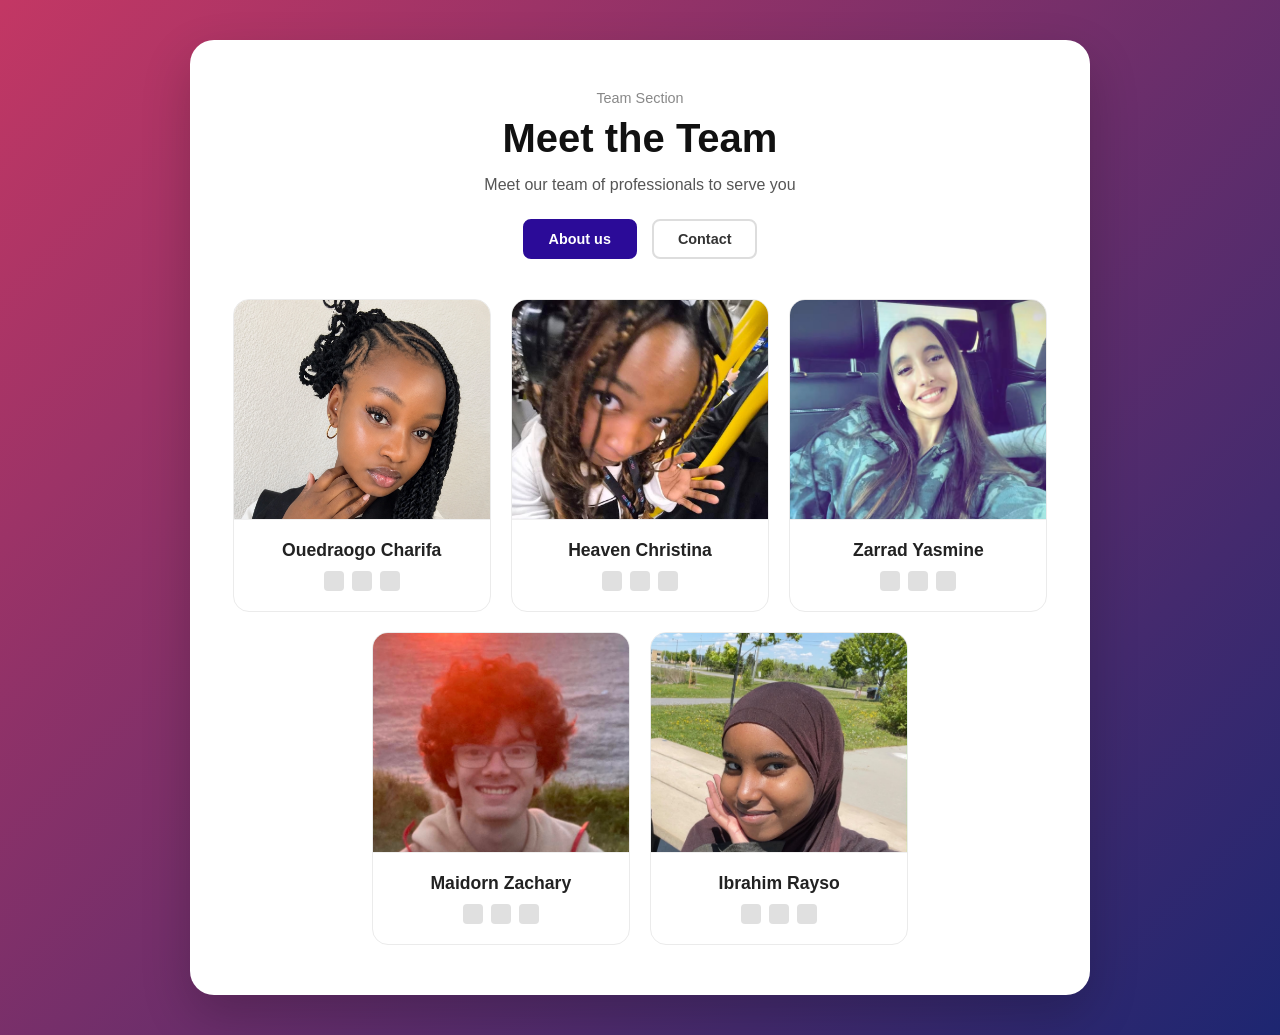
<file: team/team.html>
<!DOCTYPE html>
<html lang="fr">
<head>
    <meta charset="UTF-8">
    <meta name="viewport" content="width=device-width, initial-scale=1.0">
    <title>Meet the Team</title>
    <style>
       
        * {
            box-sizing: border-box;
            margin: 0;
            padding: 0;
            font-family: 'Segoe UI', Tahoma, Geneva, Verdana, sans-serif;
        }

       
        body {
            min-height: 100vh;
            display: flex;
            justify-content: center;
            align-items: center;
            background: linear-gradient(135deg, #c33764 0%, #1d2671 100%); 
            padding: 40px 20px;
        }

        
        .team-container {
            background-color: #ffffff;
            border-radius: 24px;
            padding: 50px 40px;
            max-width: 900px; /* Ajusté pour que 3 cartes rentrent bien */
            width: 100%;
            box-shadow: 0 20px 50px rgba(0, 0, 0, 0.2);
            text-align: center;
        }

       
        .header-section {
            margin-bottom: 40px;
        }

        .header-section .subtitle {
            font-size: 0.9rem;
            color: #888;
            margin-bottom: 10px;
        }

        .header-section h1 {
            font-size: 2.5rem;
            color: #111;
            margin-bottom: 15px;
            font-weight: 700;
        }

        .header-section p {
            font-size: 1rem;
            color: #555;
            margin-bottom: 25px;
        }

        /* --- Boutons --- */
        .buttons {
            display: flex;
            justify-content: center;
            gap: 15px;
        }

        .btn {
            padding: 10px 24px;
            border-radius: 8px;
            font-size: 0.9rem;
            font-weight: 600;
            cursor: pointer;
            text-decoration: none;
            transition: all 0.3s ease;
        }

        .btn-primary {
            background-color: #2b0b98;
            color: white;
            border: 2px solid #2b0b98;
        }

        .btn-primary:hover {
            background-color: #1a0563;
        }

        .btn-secondary {
            background-color: transparent;
            color: #333;
            border: 2px solid #ddd;
        }

        .btn-secondary:hover {
            border-color: #999;
        }

        
        .team-grid {
            display: flex;
            flex-wrap: wrap;
            justify-content: center;
            gap: 20px;
        }

       
        .member-card {
            background-color: #fff;
            border: 1px solid #ebebeb;
            border-radius: 16px;
            overflow: hidden;
            display: flex;
            flex-direction: column;
            transition: transform 0.3s ease, box-shadow 0.3s ease;
            
           
            width: calc(33.333% - 15px);
            min-width: 220px;
        }

        .member-card:hover {
            transform: translateY(-5px);
            box-shadow: 0 10px 20px rgba(0,0,0,0.08);
        }

        
        .member-card img {
            width: 100%;
            height: 220px;
            object-fit: cover;
            object-position: top; 
            border-bottom: 1px solid #f0f0f0;
        }

        
        .placeholder-img {
            width: 100%;
            height: 220px;
            background-color: #f0f0f0;
            display: flex;
            justify-content: center;
            align-items: center;
            color: #aaa;
            font-size: 2rem;
            border-bottom: 1px solid #e0e0e0;
        }

        
        .member-info {
            padding: 20px 15px;
            display: flex;
            flex-direction: column;
            flex-grow: 1;
            justify-content: center;
        }

        .member-info h3 {
            font-size: 1.1rem;
            color: #222;
            margin-bottom: 10px;
            font-weight: 600;
        }

        
        .social-icons {
            display: flex;
            justify-content: center;
            gap: 8px;
            margin-top: auto;
        }

        .social-icons .icon {
            width: 20px;
            height: 20px;
            background-color: #e0e0e0;
            border-radius: 4px;
            display: inline-block;
        }

        
        @media (max-width: 850px) {
            .member-card {
                width: calc(50% - 10px); 
            }
        }

        @media (max-width: 550px) {
            .member-card {
                width: 100%; 
            }
            .team-container {
                padding: 30px 20px;
            }
            .header-section h1 {
                font-size: 2rem;
            }
        }
    </style>
</head>
<body>

    <div class="team-container">
        
        <!-- En-tête -->
        <div class="header-section">
            <div class="subtitle">Team Section</div>
            <h1>Meet the Team</h1>
            <p>Meet our team of professionals to serve you</p>
            
            <div class="buttons">
                <a href="About us.html" class="btn btn-primary">About us</a>
                <a href="contact.html" class="btn btn-secondary">Contact</a>
            </div>
        </div>

        <!-- Grille des membres -->
        <div class="team-grid">

        

            
            <div class="member-card">
                  <img src="photo2.jpg">
                <div class="member-info">
                    <h3> Ouedraogo Charifa</h3>
                    <div class="social-icons"><span class="icon"></span><span class="icon"></span><span class="icon"></span></div>
                </div>
            </div>

            
            <div class="member-card">
                <img src="Christina.jpg">
                <div class="member-info">
                    <h3>Heaven Christina</h3>
                    <div class="social-icons"><span class="icon"></span><span class="icon"></span><span class="icon"></span></div>
                </div>
            </div>

            
            <div class="member-card">
                <img src="Yasmine.jpg"> 
                <div class="member-info">
                    <h3>Zarrad Yasmine</h3>
                    <div class="social-icons"><span class="icon"></span><span class="icon"></span><span class="icon"></span></div>
                </div>
            </div>

            
            <div class="member-card">
                <img  src="Zackary1.jpg">
                <div class="member-info">
                    <h3>Maidorn Zachary</h3>
                    <div class="social-icons"><span class="icon"></span><span class="icon"></span><span class="icon"></span></div>
                </div>
            </div>

            
            <div class="member-card">
                <img src="Raiso.jpg">
                <div class="member-info">
                    
                    <h3>Ibrahim Rayso</h3>
                    <div class="social-icons"><span class="icon"></span><span class="icon"></span><span class="icon"></span></div>
                </div>
            </div>

        </div>
    </div>

</body>
</html>
</file>
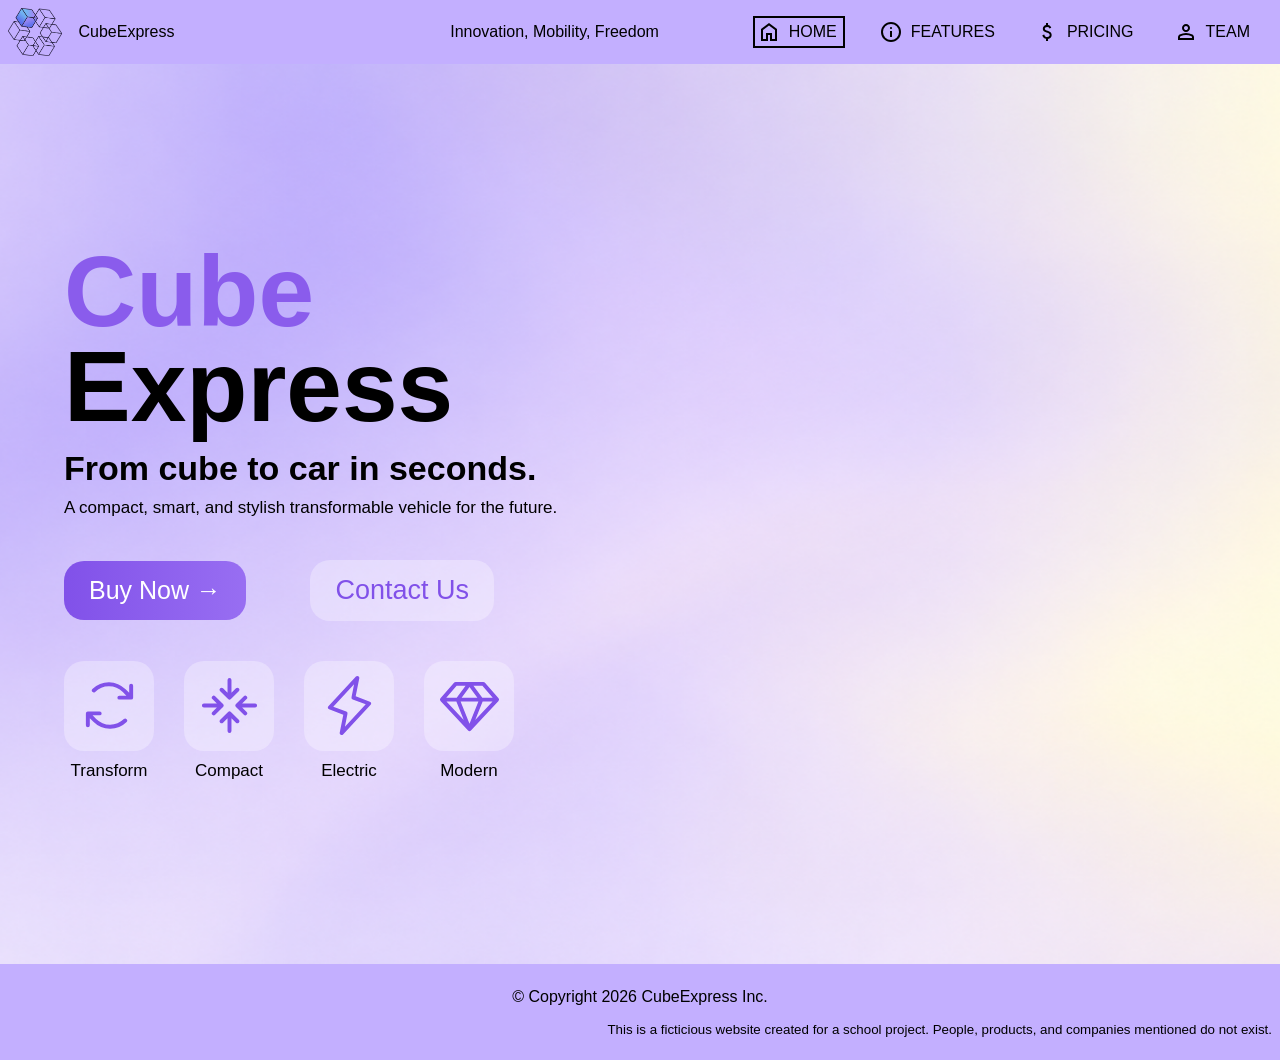
<file: team/Home Page/Home Page.Html>
<!-- Made By: Christina -->
<!-- 
This is the home page for CubeExpress, 
It has the background image, 
the title, the description, 
the buttons, the four feature boxes, 
and the 3D model. 
-->

<!DOCTYPE html>
<html lang="en">
<script type="module" src="https://cdn.spline.design/@splinetool/viewer@2.0.98/build/spline-viewer.webgpu.js"></script>
<head>
    <meta charset="UTF-8">
    <link rel="stylesheet" href="../../style.css" />
    <link rel="stylesheet" href="custom.css">
    <meta name="viewport" content="width=device-width, initial-scale=1.0">
    <title>Home Page - CubeExpress</title>
</head>
<body>
    <header>
        <a href="index.html" class="logo-holder">
            <img src="../../img/logo-icon.png" alt="CubeExpress Logo" />
            <span>CubeExpress</span>
        </a>
        <span class="motto">Innovation, Mobility, Freedom</span>
        <nav>
            <a href="index.html" class="current"><img src="../../img/home.svg" /><span>HOME</span></a>
            <a href="features.html"><img src="../../img/info.svg"><span>FEATURES</span></a>
            <a href="pricing.html"><img src="../../img/money.svg"><span>PRICING</span></a>
            <a href="team.html"><img src="../../img/person.svg"><span>TEAM</span></a>
        </nav>
        
    </header>
    <main>

<!-- This is the title, description and the background image -->
    <div class="image-container"> 
        <img src="Resources/Dreamy Lavender Cream Gradient.png" alt="Image">
        
        <div class="content">

        <h1 class="cubeexpress">
            <span>Cube</span>
            <span>Express</span>
        </h1>
        
        <div class="description">
            <h2>From cube to car in seconds.</h2>

            <p>
                A compact, smart, and stylish 
                transformable vehicle for the future.
            </p>

        </div>

<!-- These are the buttons -->
        <button> Buy Now →  </button>

    <!-- This button ships the user to the contact us page -->  
    <a href="../contact.html" class="button1">
        Contact Us
    </a>
        
<!-- These are for the square and the text under them -->
<div class="squares-container">

    <div class="feature">
        <div class="square">
            <img src="Resources/transform.svg" alt="Transform">
        </div>
        <p>Transform</p>
    </div>

    <div class="feature">
        <div class="square">
            <img src="Resources/compact.svg" alt="Compact">
        </div>
        <p>Compact</p>
    </div>

    <div class="feature">
        <div class="square">
            <img src="Resources/lightning.svg" alt="Electric">
        </div>
        <p>Electric</p>
    </div>

    <div class="feature">
        <div class="square">
            <img src="Resources/diamond.svg" alt="Modern">
        </div>
        <p>Modern</p>
    </div>

</div>

        </div>

        <!-- This the 3D Model Container -->
        <div class="spline-container">
            <spline-viewer
                loading="eager"
                url="https://prod.spline.design/xxV0dhOcbFnOfdZ4/scene.splinecode">
            </spline-viewer>
        </div>

    </div>
    </main>
    <footer>
        <p class="copyright">© Copyright 2026 CubeExpress Inc.</p>
        <p class="disclaimer">This is a ficticious website created for a school project. People, products, and companies mentioned do not exist.</p>
    </footer>
</body>
</html>
</file>
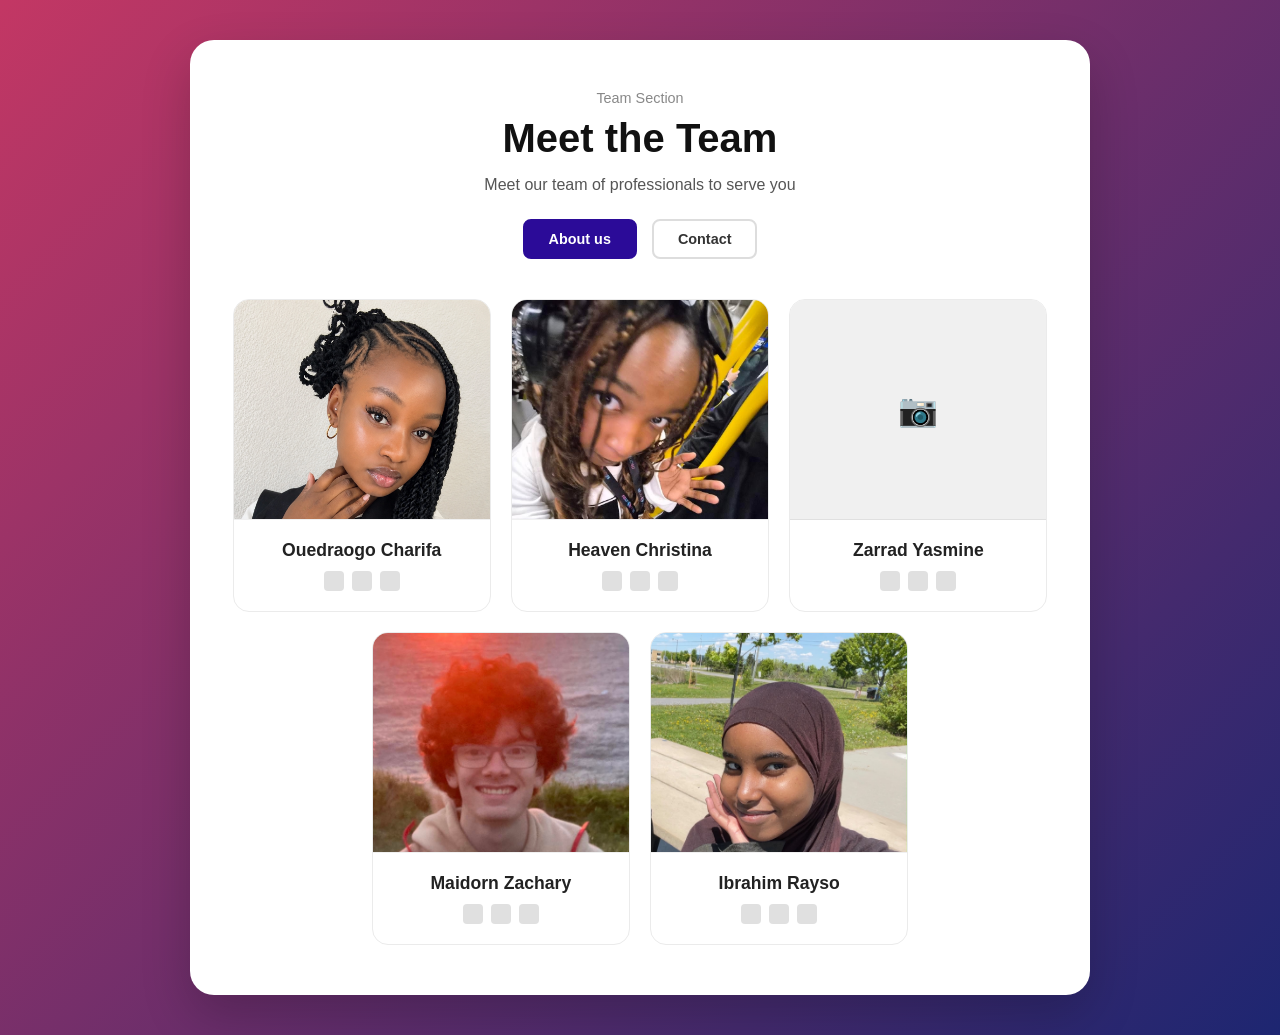
<file: team/Team Page/team.html>
<!DOCTYPE html>
<html lang="fr">
<head>
    <meta charset="UTF-8">
    <meta name="viewport" content="width=device-width, initial-scale=1.0">
    <title>Meet the Team</title>
    <style>
       
        * {
            box-sizing: border-box;
            margin: 0;
            padding: 0;
            font-family: 'Segoe UI', Tahoma, Geneva, Verdana, sans-serif;
        }

       
        body {
            min-height: 100vh;
            display: flex;
            justify-content: center;
            align-items: center;
            background: linear-gradient(135deg, #c33764 0%, #1d2671 100%); 
            padding: 40px 20px;
        }

        
        .team-container {
            background-color: #ffffff;
            border-radius: 24px;
            padding: 50px 40px;
            max-width: 900px; /* Ajusté pour que 3 cartes rentrent bien */
            width: 100%;
            box-shadow: 0 20px 50px rgba(0, 0, 0, 0.2);
            text-align: center;
        }

       
        .header-section {
            margin-bottom: 40px;
        }

        .header-section .subtitle {
            font-size: 0.9rem;
            color: #888;
            margin-bottom: 10px;
        }

        .header-section h1 {
            font-size: 2.5rem;
            color: #111;
            margin-bottom: 15px;
            font-weight: 700;
        }

        .header-section p {
            font-size: 1rem;
            color: #555;
            margin-bottom: 25px;
        }

        /* --- Boutons --- */
        .buttons {
            display: flex;
            justify-content: center;
            gap: 15px;
        }

        .btn {
            padding: 10px 24px;
            border-radius: 8px;
            font-size: 0.9rem;
            font-weight: 600;
            cursor: pointer;
            text-decoration: none;
            transition: all 0.3s ease;
        }

        .btn-primary {
            background-color: #2b0b98;
            color: white;
            border: 2px solid #2b0b98;
        }

        .btn-primary:hover {
            background-color: #1a0563;
        }

        .btn-secondary {
            background-color: transparent;
            color: #333;
            border: 2px solid #ddd;
        }

        .btn-secondary:hover {
            border-color: #999;
        }

        
        .team-grid {
            display: flex;
            flex-wrap: wrap;
            justify-content: center;
            gap: 20px;
        }

       
        .member-card {
            background-color: #fff;
            border: 1px solid #ebebeb;
            border-radius: 16px;
            overflow: hidden;
            display: flex;
            flex-direction: column;
            transition: transform 0.3s ease, box-shadow 0.3s ease;
            
           
            width: calc(33.333% - 15px);
            min-width: 220px;
        }

        .member-card:hover {
            transform: translateY(-5px);
            box-shadow: 0 10px 20px rgba(0,0,0,0.08);
        }

        
        .member-card img {
            width: 100%;
            height: 220px;
            object-fit: cover;
            object-position: top; 
            border-bottom: 1px solid #f0f0f0;
        }

        
        .placeholder-img {
            width: 100%;
            height: 220px;
            background-color: #f0f0f0;
            display: flex;
            justify-content: center;
            align-items: center;
            color: #aaa;
            font-size: 2rem;
            border-bottom: 1px solid #e0e0e0;
        }

        
        .member-info {
            padding: 20px 15px;
            display: flex;
            flex-direction: column;
            flex-grow: 1;
            justify-content: center;
        }

        .member-info h3 {
            font-size: 1.1rem;
            color: #222;
            margin-bottom: 10px;
            font-weight: 600;
        }

        
        .social-icons {
            display: flex;
            justify-content: center;
            gap: 8px;
            margin-top: auto;
        }

        .social-icons .icon {
            width: 20px;
            height: 20px;
            background-color: #e0e0e0;
            border-radius: 4px;
            display: inline-block;
        }

        
        @media (max-width: 850px) {
            .member-card {
                width: calc(50% - 10px); 
            }
        }

        @media (max-width: 550px) {
            .member-card {
                width: 100%; 
            }
            .team-container {
                padding: 30px 20px;
            }
            .header-section h1 {
                font-size: 2rem;
            }
        }
    </style>
</head>
<body>

    <div class="team-container">
        
        <!-- En-tête -->
        <div class="header-section">
            <div class="subtitle">Team Section</div>
            <h1>Meet the Team</h1>
            <p>Meet our team of professionals to serve you</p>
            
            <div class="buttons">
                <a href="About us.html" class="btn btn-primary">About us</a>
                <a href="contact.html" class="btn btn-secondary">Contact</a>
            </div>
        </div>

        <!-- Grille des membres -->
        <div class="team-grid">

        

            
            <div class="member-card">
                  <img src="images/photo2.jpg">
                <div class="member-info">
                    <h3> Ouedraogo Charifa</h3>
                    <div class="social-icons"><span class="icon"></span><span class="icon"></span><span class="icon"></span></div>
                </div>
            </div>

            
            <div class="member-card">
                <img src="images/Christina.jpg">
                <div class="member-info">
                    <h3>Heaven Christina</h3>
                    <div class="social-icons"><span class="icon"></span><span class="icon"></span><span class="icon"></span></div>
                </div>
            </div>

            
            <div class="member-card">
                <div class="placeholder-img">📷</div>
                <div class="member-info">
                    <h3>Zarrad Yasmine</h3>
                    <div class="social-icons"><span class="icon"></span><span class="icon"></span><span class="icon"></span></div>
                </div>
            </div>

            
            <div class="member-card">
                <img  src="images/Zackary1.jpg">
                <div class="member-info">
                    <h3>Maidorn Zachary</h3>
                    <div class="social-icons"><span class="icon"></span><span class="icon"></span><span class="icon"></span></div>
                </div>
            </div>

            
            <div class="member-card">
                <img src="images/Raiso.jpg">
                <div class="member-info">
                    
                    <h3>Ibrahim Rayso</h3>
                    <div class="social-icons"><span class="icon"></span><span class="icon"></span><span class="icon"></span></div>
                </div>
            </div>

        </div>
    </div>

</body>
</html>
</file>
<file: style.css>
* {
    font-family: 'Segoe UI' , Tahoma, Geneva, Verdana,sans-serif; 
    box-sizing: border-box;
}

html {
    min-height: 100vh;
}

/* Header styles */

header {
    height: 3em;
    display: grid;
    padding: 8px;
    grid-template-columns: 1fr 1fr 1fr;
    align-items: center;
    background: #C3AFFF;
    box-sizing: content-box;
}

.logo-holder {
    height: 3em;
    display: flex;
    align-items: center;
    text-decoration: none;
    color: inherit;
}

.logo-holder span {
    padding-left: 1em;
}

.logo-holder img {
    height: 100%;
}

.motto {
    text-align: center;
}

nav {
    margin-left: auto;
    display: flex;
}

nav a {
    padding: 2px;
    margin-left: 1em;
    margin-right: 1em;
    display: flex;
    align-items: center;
    position: relative;
    text-decoration: none;
    color: inherit;
}

nav a span {
    padding-left: 0.5em;
    padding-right: 0.25em;
}

nav a img {
    height: 1.5em;
}

nav a::after {
    content: '';
    position: absolute;
    left: 50%;
    bottom: -5px;
    width: 0%;
    height: 2px;
    background-color: #000000;
    transition: width 0.5s, left 0.5s;
}

nav a:hover::after {
    width: 100%;
    left: 0px;
}

nav a.current {
    border: 2px solid black;
}

/* Body styles */

body {
    height: 100vh;
    margin: 0;
    display: grid;
    grid-template-rows: auto 1fr auto;
}

/* Footer styles */

footer {
    height: 6em;
    padding: 8px;
    background: #C3AFFF
}

footer .copyright {
    width: 100%;
    text-align: center;
}

footer .disclaimer {
    width: 100%;
    text-align: right;
    font-size: smaller;
}

/*Features page styling */

.features-page main{
    padding: 40px;
}

.features-page h1 {
    text-align: center;
    color: #C3AFFF;
    font-size: 40px;
}

.features-page .feature-card {
    background-color: #f3eeff;
    padding: 15px 25px; /* I change yo padding to make it shorter (og was 25px- Christina*/
    border-radius: 15px;
    margin-bottom: 25px;
}

.features-page main,
.features-page main h1,
.features-page main h2,
.features-page main p {
    font-family: 'Segoe UI', Tahoma, Geneva, Verdana, sans-serif;
}

.features-page main {
    background-color: #ffffff;
    max-width: 1100px;
    margin: 40px auto;
    border-radius: 8px;
    box-shadow: 0 10px 30px rgba(0, 0, 0, 0.05);
}

.features-page .feature-card {
    display: flex;
    align-items: center;
    gap: 30px;
}

.features-page .feature-text {
    flex: 1;
}


/* Feature image container */
.features-page .feature-image {
    flex: 1;
    min-width: 0;
    min-height: 180px;

    display: flex;
    justify-content: center;
    align-items: center;
}

/* Feature images */
.features-page .feature-image img {
    display: block;
    width: 100%;
    max-width: 400px;  
    height: auto;
    max-height: 230px; 
    object-fit: contain;
}


/* Added code for background(Christina)*/
body.features-page {
    background-image: url("img/Dreamy Lavender Cream Gradient.png");
    background-size: cover;
    background-position: center;
    background-repeat: no-repeat;
    background-attachment: fixed;
}


/* ===== CUBECAR FEATURES PAGE FINAL DESIGN ===== */

/* Main page layout: 2 cards per row */
.features-page main {
    display: grid;
    grid-template-columns: repeat(2, minmax(0, 1fr));
    gap: 24px;
    max-width: 1200px;
    width: calc(100% - 40px);
    padding: 35px;
    margin: 35px auto;
    background: rgba(255, 255, 255, 0.25);
    border-radius: 24px;
    box-shadow: none;
}

/* Title and introduction across both columns */
.features-page main > h1,
.features-page main > p {
    grid-column: 1 / -1;
}

.features-page main h1 {
    color: #6746b8;
    font-size: 42px;
    margin: 0;
}

.features-page main > p {
    text-align: center;
    color: #51466b;
    font-size: 17px;
    line-height: 1.6;
    max-width: 800px;
    margin: 0 auto 10px;
}

/* White feature cards */
.features-page .feature-card {
    display: flex;
    flex-direction: column;
    gap: 18px;
    padding: 22px;
    margin: 0;
    background: rgba(255, 255, 255, 0.94);
    border-radius: 20px;
    box-shadow: 0 8px 25px rgba(103, 70, 184, 0.12);
    transition: transform 0.25s ease, box-shadow 0.25s ease;
}

.features-page .feature-card:hover {
    transform: translateY(-5px);
    box-shadow: 0 14px 30px rgba(103, 70, 184, 0.2);
}

/* Images at the top of every card */
.features-page .feature-image {
    order: -1;
    width: 100%;
    min-height: 0;
    flex: none;
}

.features-page .feature-image img {
    width: 100%;
    max-width: none;
    height: 220px;
    max-height: none;
    object-fit: contain;
    border-radius: 14px;
}

/* Text styling */
.features-page .feature-text {
    flex: none;
    width: 100%;
}

.features-page .feature-text h2 {
    color: #6746b8;
    font-size: 23px;
    margin: 0 0 12px;
}

.features-page .feature-text p {
    color: #4b4658;
    font-size: 15px;
    line-height: 1.65;
    margin: 0;
}

/* Mobile layout */
@media (max-width: 750px) {
    .features-page main {
        grid-template-columns: 1fr;
        padding: 20px;
        width: calc(100% - 24px);
    }

    .features-page main h1 {
        font-size: 32px;
    }

    .features-page .feature-image img {
        height: 190px;
    }
}
</file>
<file: home.css>
/*Checks the size of the window*/
* {
    box-sizing: border-box;
}

header {
    position: sticky;
    top: 0;
    z-index: 1000;
}

body {
    margin: 0;
}
/* This is the container for the background image */
.image-container {
    position: relative;
    width: 100%;
    min-height: 100vh;
    overflow: hidden;
}

/* This is the position for the background image */
.image-container > img {
    position: absolute;
    width: 100%;
    height: 100%;
    object-fit: cover;
}

/* This controls the position of the text */
.content {
    position: relative;
    width: 100%;
    max-width: 600px;
    padding-top: clamp(25px, 12vh, 100px);
    margin-left: 5%;
    z-index: 2;

}

/* Cube Express heading *****************************************************************************************************/
.cubeexpress {
    margin: 0;
    font-size: clamp(100px, 8vw, 90px);
    line-height: 0.95;
    text-align: left;
}

/* This makes the two words ("Cube" and "Express") appear on seperate lines. */
.cubeexpress span {
    display: block;
}

/* This colors the two words separately */
.cubeexpress span:first-child {
    color: #8a5cec;
}

.cubeexpress span:last-child {
    color: black;
}

/* Description section */

.description {
    margin-top: 22px;
    text-align: left;
}

/*header*/
.description h2 {
    font-size: clamp(22px, 2.5vw, 32px);
    font-weight: 700;
    margin: 0 0 12px 0;
    line-height: 1.2;
}

/* Description */
.description p {
    font-size: 17px;
    line-height: 1.6;
    max-width: 440px;
    margin: 0;
    color: #292438;
}


/*Buttonssss*******************************************************************************************************************/

.button {
    margin-top: clamp(20px, 5vh, 80px);
    background-image: linear-gradient(to right, #8151e9, #986ef2);
    color: white;
    border: none;
    padding: 15px 25px;
    font-size: 25px;
    cursor: pointer;
    
    margin-top: 40px; /*Moves button down*/
    border-radius: 20px; /* Makes the corners round */
    text-decoration: none; /* Removes underline */
    transition: background-color 0.3s ease, color 0.3s ease;
}

.button1 {
    margin-top: clamp(20px, 5vh, 80px);
    display: inline-block;
    color: #8151e9;
    background-color: #ffffff4d;
    border: none;
    padding: 15px 25px;
    font-size: 25px;
    cursor: pointer;

    margin-top: 30px;
    margin-left: 60px;
    border-radius: 20px;

    text-decoration: none; /* Removes underline */
    transition: background-color 0.3s ease, color 0.3s ease;
}

/* When the mouse hovers over the button it changes color */
.button1:hover {
    background-color: #8151e9;
    color: white;
}

.button:hover {
    background-image: linear-gradient(to right, #ffffff4d, #ffffff4d);
    color: #8151e9;
}

/* These are the 4 squares*******************************************************************************************************************/

/* Container for all four squares */
.squares-container {
    display: flex;
    gap: 25px;
    margin-top: 30px;
    flex-wrap: wrap;
}

/* Keeps each icon and its text together */
.feature {
    display: flex;
    flex-direction: column;
    align-items: center;
    width: 90px;
}

/* The squares */
.square {
    width: 90px;
    height: 90px;
    background-color: rgba(255, 255, 255, 0.3);
    border-radius: 20px;

    display: flex;
    justify-content: center;
    align-items: center;
    overflow: hidden;
}

/* Image inside squares */
.square img {
    position: static;
    width: 70%;
    height: 70%;
    object-fit: contain;
}

/* Text underneath each icon */
.feature p {
    margin-top: 10px;
    margin-bottom: 0;
    font-size: clamp(13px, 1.5vw, 17px);
    text-align: center;
    color: black;
}

/*3d Cube*******************************************************************************************************************/

/* This controls the cube's position */
.spline-container {
    position: absolute;

    top: 0%;
    right: -20%;

    width: 100%;
    height: 100%;

    z-index: 1;
}

/* This controls the app am using: https://spline.design/ */
/* If you want to change anything about the cube, just tell me and give me your email so I can add you to spline */
.spline-container spline-viewer {
    display: block;
    width: 100%;
    height: 100%;
}

/*This is for the contact us popup*******************************************************************************************************************/

/* Light blue overlay behind teh form */
.contact-overlay {
    display: none;
    position: fixed;
    top: 0;
    left: 0;
    width: 100%;
    height: 100%;

    background-color: rgba(184, 229, 247, 0.315);
    backdrop-filter: blur(5px);

    z-index: 2000;

    justify-content: center;
    align-items: center;
    padding: 20px;
}

/* Shows the popup when JavaScript adds this class */
.contact-overlay.show {
    display: flex;
}

/* Contact form box */
.contact-overlay .contact-container {
    position: relative;
    width: 100%;
    max-width: 650px;
    max-height: 90vh;
    overflow-y: auto;

    background-color: #03030386;
    color: white;
    border-radius: 20px;
    padding: 40px;

    box-shadow: 0 20px 50px rgba(0, 0, 0, 0.3);
}

/* Contact heading */
.contact-overlay h1 {
    text-align: center;
    font-size: 35px;
    margin: 0 0 30px;
}

/* X button to close teh contact us box */
.contact-overlay .close-btn {
    position: absolute;
    top: 12px;
    right: 20px;

    background: none;
    border: none;
    color: white;

    font-size: 35px;
    cursor: pointer;
}

.contact-overlay .close-btn:hover {
    color: #c3afff;
}

/* Space between form fields */
.contact-overlay .form-group {
    margin-bottom: 20px;
}

/* Labels */
.contact-overlay label {
    display: block;
    margin-bottom: 10px;
    color: #e0e0e0;
}

/* Required stars */
.contact-overlay .required {
    color: #ff4757;
}

/* First and last name side by side */
.contact-overlay .name-row {
    display: flex;
    gap: 15px;
}

.contact-overlay .input-wrapper {
    flex: 1;
    min-width: 0;
}

/* Text fields */
.contact-overlay input,
.contact-overlay textarea {
    width: 100%;
    padding: 15px 20px;

    background-color: #eaeaea;
    color: #333;

    border: none;
    border-radius: 20px;
    font-size: 16px;
}

/* Message field */
.contact-overlay textarea {
    min-height: 120px;
    resize: vertical;
}

/* Submit button */
.contact-overlay .submit-btn {
    display: block;
    margin: 30px auto 0;
    padding: 12px 40px;

    background-color: #8151e9;
    color: white;

    border: none;
    border-radius: 30px;
    font-size: 18px;
    cursor: pointer;
}

.contact-overlay .submit-btn:hover {
    background-color: #986ef2;
}

/* Stop background scrolling */
body.modal-open {
    overflow: hidden;
}

/* Mobile layout */
@media (max-width: 600px) {
    .contact-overlay .contact-container {
        padding: 35px 20px;
    }

    .contact-overlay .name-row {
        flex-direction: column;
    }
}

/* Animation for the contact form */

@keyframes popupAnimation {
    from {
        opacity: 0;
        transform: translateY(40px) scale(0.9);
    }

    to {
        opacity: 1;
        transform: translateY(0) scale(1);
    }
}

/* Animate the form when it opens */
.contact-overlay.show .contact-container {
    animation: popupAnimation 0.5s ease-out;
}


/* Animation for the 3D Spline cube */

@keyframes cubeEntrance {
    from {
        opacity: 0;
        transform: translateY(60px) scale(0.95);
    }

    to { 
        opacity: 1;
        transform: translateY(0) scale(1);
    }
}

/* Makes the cube fade in and rise */
.spline-container {
    animation: cubeEntrance 1.5s ease-out 0.3s both;
}

/*Makes Buttons Pop////////////////////////////////////////////////////////////////////////////////////////////////////////*/

/* Smooth hover animation for feature icons */
.feature .square {
    transition: transform 0.3s ease, box-shadow 0.3s ease;
    cursor: pointer;
}

/* Make the icon pop when hovered */
.feature:hover .square {
    transform: translateY(-10px) scale(1.12);
    box-shadow: 0 12px 25px rgba(123, 78, 235, 0.25);
}

/* Make the actual icon grow too */
.feature .square img {
    transition: transform 0.3s ease;
}

.feature:hover .square img {
    transform: scale(1.1);
}

/* Animates the label slightly */
.feature p {
    transition: transform 0.3s ease, color 0.3s ease;
}

.feature:hover p {
    transform: translateY(-3px);
    color: #7950e8;
}
</file>
<file: pricing.css>
/* General Style and Background */
main {
    /*(I put the background image in)*/
    background-image: url("img/Dreamy Lavender Cream Gradient.png");
    background-size: cover;
    background-position: center;
    background-repeat: no-repeat;

    margin: 0;
    padding: 40px 20px;

    display: flex;
    justify-content: center;  
    
    /* (The old code)
    Background-color: #ccbdf9;
    margin: 0;
    padding: 40px 20px;
    display: flex;
    justify-content: center; */
}

.pricing-container{
    max-width: 1000px;
    width: 100%;
    text-align: center;
}

/* Header */
.pricing-header h1 {
    font-size: 2.5rem;
    color:#8146ef;
    margin-bottom: 5px;
}

.pricing-header p {
    color: #555;
    margin-bottom: 25px;
    
}

/* Monthly/Annual selection button */
.toggle-container{
    display: inline-flex;
    Background-color: #E2E0B0;
    padding: 6px 12px;
    border-radius: 25px;
    margin-bottom: 40px;
    border: none;
}

.toggle-button{
    padding: 8px 18px;
    border-radius: 20px;
    font-size: 0.9rem;
    font-weight: bold;
    cursor: pointer;
    color: #777;
    display: inline-block;
}

.toggle-button.monthly{
    Background-color: #9b84f8;
    color: #fff;
}
/* Price list */
.pricing-grid {
    display:flex;
    gap: 30px;
    justify-content: center;
    align-items: stretch;
    flex-wrap: wrap;
    margin-top: 20px;
}

/* Basic card style */
.pricing-card {
    background-color: #fff;
    border-radius: 24px;
    padding: 30px 25px;
    width: 250px;
    box-shadow: 0 10px 30px rgba(0, 0, 0, 0.08);
    display:flex;
    flex-direction: column;
    text-align: left;
}

/* Price and title  */
.price{
    font-size: 1.1rem;
    color: #666;
    margin-bottom: 10px;
}

.pricing strong {
    font-size: 2.2rem;
    color:#1a1a1a;
}

.pricing-card h2 {
    margin: 0 0 15px 0;
    font-size: 1.8rem;
    color: #3b2a66;
}

.description {
    font-size: 0.95rem;
    color:#777;
    margin-bottom: 20px;
    min-height: 45px;
}

/* bullet list */
.features {
    list-style: none;
    padding: 0;
    margin: 0 0 30px 0;
}
.features li{
    margin-bottom: 12px;
    color:#555;
    font-size: 0.95rem;
}

/* Button at the bottom of the card */
.btn{
    background-color:#988bb5;
    color:#fff;
    border:none;
    padding: 14px;
    border-radius: 20px;
    font-size: 1rem;
    font-weight: bold;
    cursor: pointer;
    width: 100%;
    margin-top: auto;

}
/* Push the buton down */
.btn:hover{
    background-color:#8374a3;
}
</file>
<file: Price.css>
/* General Style and Background */
body {
    font-family: 'Segoe UI' , Tahoma, Geneva, Verdana,sans-serif;
    Background-color: #ccbdf9;
    margin: 0;
    padding: 40px 20px;
    display: flex;
    justify-content: center;
}

.pricing-container{
    max-width: 1000px;
    width: 100%;
    text-align: center;
}

/* Header */
.pricing-header h1 {
    font-size: 2.5rem;
    color:#8146ef;
    margin-bottom: 5px;
}

.pricing-header p {
    color: #555;
    margin-bottom: 25px;
    
}

/* Monthly/Annual selection button */
.toggle-container{
    display: inline-flex;
    Background-color: #E2E0B0;
    padding: 6px 12px;
    border-radius: 25px;
    margin-bottom: 40px;
    border: none;
}

.toggle-button{
    padding: 8px 18px;
    border-radius: 20px;
    font-size: 0.9rem;
    font-weight: bold;
    cursor: pointer;
    color: #777;
    display: inline-block;
}

.toggle-button.monthly{
    Background-color: #9b84f8;
    color: #fff;
}
/* Price list */
.pricing-grid {
    display:flex;
    gap: 30px;
    justify-content: center;
    align-items: stretch;
    flex-wrap: wrap;
    margin-top: 20px;
}

/* Basic card style */
.pricing-card {
    background-color: #fff;
    border-radius: 24px;
    padding: 30px 25px;
    width: 250px;
    box-shadow: 0 10px 30px rgba(0, 0, 0, 0.08);
    display:flex;
    flex-direction: column;
    text-align: left;
}

/* Price and title  */
.price{
    font-size: 1.1rem;
    color: #666;
    margin-bottom: 10px;
}

.pricing strong {
    font-size: 2.2rem;
    color:#1a1a1a;
}

.pricing-card h2 {
    margin: 0 0 15px 0;
    font-size: 1.8rem;
    color: #3b2a66;
}

.description {
    font-size: 0.95rem;
    color:#777;
    margin-bottom: 20px;
    min-height: 45px;
}

/* bullet list */
.features {
    list-style: none;
    padding: 0;
    margin: 0 0 30px 0;
}
.features li{
    margin-bottom: 12px;
    color:#555;
    font-size: 0.95rem;
}

/* Button at the bottom of the card */
.btn{
    background-color:#988bb5;
    color:#fff;
    border:none;
    padding: 14px;
    border-radius: 20px;
    font-size: 1rem;
    font-weight: bold;
    cursor: pointer;
    width: 100%;
    margin-top: auto;

}
/* Push the buton down */
.btn:hover{
    background-color:#8374a3;
}
</file>
<file: team/Home Page/custom.css>
/*Checks the size of the window*/
* {
    box-sizing: border-box;
}

header {
    position: sticky;
    top: 0;
    z-index: 1000;
}

body {
    margin: 0;
    font-family: Arial, sans-serif, TT Norms;
}
/* This is the container for the background image */
.image-container {
    position: relative;
    width: 100%;
    min-height: 100vh;
    overflow: hidden;
}

/* This is the position for the background image */
.image-container > img {
    position: absolute;
    width: 100%;
    height: 100%;
    object-fit: cover;
}

/* This controls the position of the text */
.content {
    position: relative;
    width: 100%;
    max-width: 600px;
    padding-top: clamp(50px, 20vh, 240px);
    margin-left: 5%;
}

/* Cube Express heading *****************************************************************************************************/
.cubeexpress {
    margin: 0;
    font-size: clamp(100px, 8vw, 90px);
    line-height: 0.95;
    text-align: left;
}

/* This makes the two words ("Cube" and "Express") appear on seperate lines. */
.cubeexpress span {
    display: block;
}

/* This colors the two words separately */
.cubeexpress span:first-child {
    color: #8a5cec;
}

.cubeexpress span:last-child {
    color: black;
}

/* Description section */
.description {
    margin-top: 15px;
    text-align: left;
}

/* Bold description heading */
.description h2 {
    font-size: clamp(22px, 3vw, 34px);
    font-weight: bold;
    margin: 0 0 8px 0;
}

/* Smaller description */
.description p {
    font-size: clamp(13px, 1.5vw, 17px);
    font-weight: normal;
    line-height: 1.4;
    margin: 0;
    max-width: 800px;
}

/*Buttonssss*******************************************************************************************************************/

button {
    margin-top: clamp(20px, 5vh, 80px);
    background-image: linear-gradient(to right, #8151e9, #986ef2);
    color: white;
    border: none;
    padding: 15px 25px;
    font-size: 25px;
    cursor: pointer;
    transition: background-color 0.3s ease;
    
    margin-top: 40px; /*Moves button down*/
    border-radius: 20px; /* Makes the corners round */
}

.button1 {
    display: inline-block;
    color: #8151e9;
    background-color: rgba(255, 255, 255, 0.3);
    padding: 15px 25px;
    font-size: 27px;
    cursor: pointer;

    margin-top: 40px;
    margin-left: 60px;
    border-radius: 20px;

    text-decoration: none; /* Removes underline */
    transition: background-color 0.3s ease, color 0.3s ease;
}

/* When mouse hovers over the button it changes color */
.button1:hover {
    background-color: #8151e9;
    color: white;
}

/* These are the 4 squares*******************************************************************************************************************/

/* Container for all four squares */
.squares-container {
    display: flex;
    gap: 30px;
    margin-top: 40px;
    flex-wrap: wrap;
}

/* Keeps each icon and its text together */
.feature {
    display: flex;
    flex-direction: column;
    align-items: center;
    width: 90px;
}

/* The squares */
.square {
    width: 90px;
    height: 90px;
    background-color: rgba(255, 255, 255, 0.3);
    border-radius: 20px;

    display: flex;
    justify-content: center;
    align-items: center;
    overflow: hidden;
}

/* Image inside squares */
.square img {
    position: static;
    width: 70%;
    height: 70%;
    object-fit: contain;
}

/* Text underneath each icon */
.feature p {
    margin-top: 10px;
    margin-bottom: 0;
    font-size: clamp(13px, 1.5vw, 17px);
    text-align: center;
    color: black;
}

/*3d Cube*******************************************************************************************************************/

/* This controls the cube's position */
.spline-container {
    position: absolute;

    top: 0%;
    right: -20%;

    width: 100%;
    height: 100%;

    z-index: 1;
}

/* This controls the app am using: https://spline.design/ */
/* If you want to change anything about the cube, just tell me and give me your email so I can add you to spline */
.spline-container spline-viewer {
    display: block;
    width: 100%;
    height: 100%;
}
/* This keeps the cube behind the text */
.content {
    position: relative;
    z-index: 2;
}
</file>
